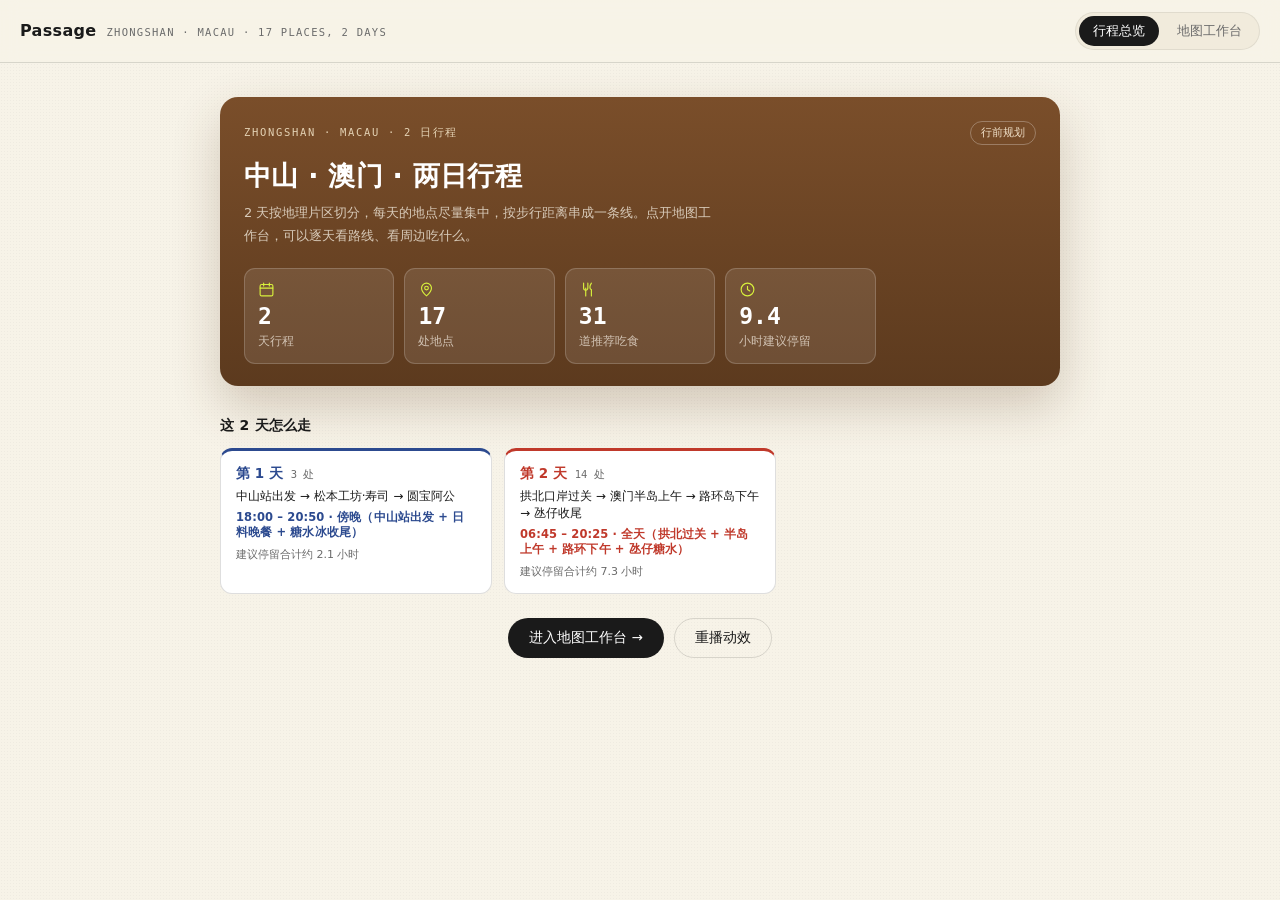
<file: index.html>
<!DOCTYPE html>
<html lang="zh-CN">
<head>
<meta charset="utf-8">
<meta name="viewport" content="width=device-width, initial-scale=1, viewport-fit=cover">
<title>Passage</title>
<link rel="icon" href="data:,">
<link rel="stylesheet" href="vendor/maplibre/maplibre-gl.css">
<link rel="stylesheet" href="styles.css">
</head>
<body>

<header class="topbar">
  <div class="brand">
    <span class="brand-mark" id="brandMark">Passage</span>
    <span class="brand-sub" id="brandSub"></span>
  </div>
  <nav class="nav" id="nav">
    <button class="nav-btn is-active" data-view="home">行程总览</button>
    <button class="nav-btn" data-view="map">地图工作台</button>
  </nav>
</header>

<main id="main">

  <!-- ============ 行程总览 ============ -->
  <section class="view is-active" id="view-home">
    <div class="home-wrap">

      <div class="home-hero">
        <div class="hh-top">
          <span class="hh-mark" id="hhMark"></span>
          <span class="hh-tag">行前规划</span>
        </div>
        <h1 class="hh-title" id="tripTitle"></h1>
        <p class="hh-sub" id="hhSub"></p>
        <div class="home-stats" id="homeStats"></div>
      </div>

      <h2 class="home-sec" id="homeSec">每天怎么走</h2>
      <div class="home-days" id="homeDays"></div>

      <div class="home-foot">
        <button class="btn btn-primary" id="goMap">进入地图工作台 →</button>
        <button class="btn btn-ghost" id="replayHome">重播动效</button>
      </div>
    </div>
  </section>

  <!-- ============ 地图工作台 ============ -->
  <section class="view" id="view-map">
    <div class="workbench">

      <aside class="panel" id="panel">
        <div class="panel-head">
          <h1 class="panel-title" id="panelTitle"></h1>
          <p class="panel-sub" id="panelSub"></p>
        </div>

        <div class="daytabs" id="dayTabs"></div>

        <div class="route-tools" id="routeTools">
          <div class="rt-btns">
            <button class="btn btn-sm btn-primary" id="autoSort">自动排序</button>
            <button class="btn btn-sm btn-ghost" id="undoSort" hidden>撤销</button>
            <button class="btn btn-sm btn-ghost" id="toggleAnchor"
                    title="开启后，每天的第一站不会被移动">起点锁定：开</button>
          </div>
          <p class="rt-note" id="sortNote" hidden></p>
        </div>

        <!-- 行程时间调整（v1.6）：单天视图下可改出发时刻、还原当天；总览视图隐藏 -->
        <div class="time-tools" id="timeTools" hidden></div>

        <div class="route-summary" id="routeSummary"></div>

        <div class="filters">
          <span class="filter-label">按类型</span>
          <div class="chips" id="typeChips"></div>
        </div>

        <ol class="place-list" id="placeList"></ol>

        <div class="panel-foot">
          <button class="btn btn-ghost btn-sm" id="resetView">重置视角</button>
          <button class="btn btn-ghost btn-sm" id="toggleMotion">减少动效：关</button>
        </div>
      </aside>

      <div class="map-wrap">
        <div id="map"></div>
        <div class="map-badge" id="mapBadge"></div>
        <div class="map-legend" id="mapLegend"></div>
        <div class="map-fallback" id="mapFallback" hidden>
          <b>地图底图未能加载</b>
          <span>瓦片源不可达时，左侧列表与右侧详情仍可正常使用。</span>
        </div>
      </div>

      <aside class="detail is-empty" id="detail">
        <div class="detail-closewrap">
          <button class="detail-close" id="detailClose" aria-label="关闭详情" title="关闭（Esc）">×</button>
        </div>
        <div class="detail-empty" id="detailEmpty">
          <span class="de-mark">FIELD GUIDE</span>
          <p>点地图上的编号，或左侧列表里的地点，查看吃饭、观景与散步建议。</p>
        </div>
        <article class="detail-card" id="detailCard" hidden></article>
      </aside>

    </div>
  </section>

</main>

<script src="vendor/maplibre/maplibre-gl.js"></script>
<script src="data/places.js"></script>
<script src="app.js"></script>
</body>
</html>
</file>
<file: vendor/maplibre/maplibre-gl.css>
.maplibregl-map{font:12px/20px Helvetica Neue,Arial,Helvetica,sans-serif;overflow:hidden;position:relative;-webkit-tap-highlight-color:rgb(0 0 0/0)}.maplibregl-canvas{left:0;position:absolute;top:0}.maplibregl-map:fullscreen{height:100%;width:100%}.maplibregl-ctrl-group button.maplibregl-ctrl-compass{touch-action:none}.maplibregl-canvas-container.maplibregl-interactive,.maplibregl-ctrl-group button.maplibregl-ctrl-compass{cursor:grab;-webkit-user-select:none;-moz-user-select:none;user-select:none}.maplibregl-canvas-container.maplibregl-interactive.maplibregl-track-pointer{cursor:pointer}.maplibregl-canvas-container.maplibregl-interactive:active,.maplibregl-ctrl-group button.maplibregl-ctrl-compass:active{cursor:grabbing}.maplibregl-canvas-container.maplibregl-touch-zoom-rotate,.maplibregl-canvas-container.maplibregl-touch-zoom-rotate .maplibregl-canvas{touch-action:pan-x pan-y}.maplibregl-canvas-container.maplibregl-touch-drag-pan,.maplibregl-canvas-container.maplibregl-touch-drag-pan .maplibregl-canvas{touch-action:pinch-zoom}.maplibregl-canvas-container.maplibregl-touch-zoom-rotate.maplibregl-touch-drag-pan,.maplibregl-canvas-container.maplibregl-touch-zoom-rotate.maplibregl-touch-drag-pan .maplibregl-canvas{touch-action:none}.maplibregl-canvas-container.maplibregl-touch-drag-pan.maplibregl-cooperative-gestures,.maplibregl-canvas-container.maplibregl-touch-drag-pan.maplibregl-cooperative-gestures .maplibregl-canvas{touch-action:pan-x pan-y}.maplibregl-ctrl-bottom-left,.maplibregl-ctrl-bottom-right,.maplibregl-ctrl-top-left,.maplibregl-ctrl-top-right{pointer-events:none;position:absolute;z-index:2}.maplibregl-ctrl-top-left{left:0;top:0}.maplibregl-ctrl-top-right{right:0;top:0}.maplibregl-ctrl-bottom-left{bottom:0;left:0}.maplibregl-ctrl-bottom-right{bottom:0;right:0}.maplibregl-ctrl{clear:both;pointer-events:auto;transform:translate(0)}.maplibregl-ctrl-top-left .maplibregl-ctrl{float:left;margin:10px 0 0 10px}.maplibregl-ctrl-top-right .maplibregl-ctrl{float:right;margin:10px 10px 0 0}.maplibregl-ctrl-bottom-left .maplibregl-ctrl{float:left;margin:0 0 10px 10px}.maplibregl-ctrl-bottom-right .maplibregl-ctrl{float:right;margin:0 10px 10px 0}.maplibregl-ctrl-group{background:#fff;border-radius:4px}.maplibregl-ctrl-group:not(:empty){box-shadow:0 0 0 2px rgba(0,0,0,.1)}@media (forced-colors:active){.maplibregl-ctrl-group:not(:empty){box-shadow:0 0 0 2px ButtonText}}.maplibregl-ctrl-group button{background-color:transparent;border:0;box-sizing:border-box;cursor:pointer;display:block;height:29px;outline:none;padding:0;width:29px}.maplibregl-ctrl-group button+button{border-top:1px solid #ddd}.maplibregl-ctrl button .maplibregl-ctrl-icon{background-position:50%;background-repeat:no-repeat;display:block;height:100%;width:100%}@media (forced-colors:active){.maplibregl-ctrl-icon{background-color:transparent}.maplibregl-ctrl-group button+button{border-top:1px solid ButtonText}}.maplibregl-ctrl button::-moz-focus-inner{border:0;padding:0}.maplibregl-ctrl-attrib-button:focus,.maplibregl-ctrl-group button:focus{box-shadow:0 0 2px 2px #0096ff}.maplibregl-ctrl button:disabled{cursor:not-allowed}.maplibregl-ctrl button:disabled .maplibregl-ctrl-icon{opacity:.25}@media (hover:hover){.maplibregl-ctrl button:not(:disabled):hover{background-color:rgba(0,0,0,.05)}}.maplibregl-ctrl button:not(:disabled):active{background-color:rgba(0,0,0,.05)}.maplibregl-ctrl-group button:focus:focus-visible{box-shadow:0 0 2px 2px #0096ff}.maplibregl-ctrl-group button:focus:not(:focus-visible){box-shadow:none}.maplibregl-ctrl-group button:focus:first-child{border-radius:4px 4px 0 0}.maplibregl-ctrl-group button:focus:last-child{border-radius:0 0 4px 4px}.maplibregl-ctrl-group button:focus:only-child{border-radius:inherit}.maplibregl-ctrl button.maplibregl-ctrl-zoom-out .maplibregl-ctrl-icon{background-image:url("data:image/svg+xml;charset=utf-8,%3Csvg xmlns='http://www.w3.org/2000/svg' width='29' height='29' fill='%23333' viewBox='0 0 29 29'%3E%3Cpath d='M10 13c-.75 0-1.5.75-1.5 1.5S9.25 16 10 16h9c.75 0 1.5-.75 1.5-1.5S19.75 13 19 13z'/%3E%3C/svg%3E")}.maplibregl-ctrl button.maplibregl-ctrl-zoom-in .maplibregl-ctrl-icon{background-image:url("data:image/svg+xml;charset=utf-8,%3Csvg xmlns='http://www.w3.org/2000/svg' width='29' height='29' fill='%23333' viewBox='0 0 29 29'%3E%3Cpath d='M14.5 8.5c-.75 0-1.5.75-1.5 1.5v3h-3c-.75 0-1.5.75-1.5 1.5S9.25 16 10 16h3v3c0 .75.75 1.5 1.5 1.5S16 19.75 16 19v-3h3c.75 0 1.5-.75 1.5-1.5S19.75 13 19 13h-3v-3c0-.75-.75-1.5-1.5-1.5'/%3E%3C/svg%3E")}@media (forced-colors:active){.maplibregl-ctrl button.maplibregl-ctrl-zoom-out .maplibregl-ctrl-icon{background-image:url("data:image/svg+xml;charset=utf-8,%3Csvg xmlns='http://www.w3.org/2000/svg' width='29' height='29' fill='%23fff' viewBox='0 0 29 29'%3E%3Cpath d='M10 13c-.75 0-1.5.75-1.5 1.5S9.25 16 10 16h9c.75 0 1.5-.75 1.5-1.5S19.75 13 19 13z'/%3E%3C/svg%3E")}.maplibregl-ctrl button.maplibregl-ctrl-zoom-in .maplibregl-ctrl-icon{background-image:url("data:image/svg+xml;charset=utf-8,%3Csvg xmlns='http://www.w3.org/2000/svg' width='29' height='29' fill='%23fff' viewBox='0 0 29 29'%3E%3Cpath d='M14.5 8.5c-.75 0-1.5.75-1.5 1.5v3h-3c-.75 0-1.5.75-1.5 1.5S9.25 16 10 16h3v3c0 .75.75 1.5 1.5 1.5S16 19.75 16 19v-3h3c.75 0 1.5-.75 1.5-1.5S19.75 13 19 13h-3v-3c0-.75-.75-1.5-1.5-1.5'/%3E%3C/svg%3E")}}@media (forced-colors:active) and (prefers-color-scheme:light){.maplibregl-ctrl button.maplibregl-ctrl-zoom-out .maplibregl-ctrl-icon{background-image:url("data:image/svg+xml;charset=utf-8,%3Csvg xmlns='http://www.w3.org/2000/svg' width='29' height='29' viewBox='0 0 29 29'%3E%3Cpath d='M10 13c-.75 0-1.5.75-1.5 1.5S9.25 16 10 16h9c.75 0 1.5-.75 1.5-1.5S19.75 13 19 13z'/%3E%3C/svg%3E")}.maplibregl-ctrl button.maplibregl-ctrl-zoom-in .maplibregl-ctrl-icon{background-image:url("data:image/svg+xml;charset=utf-8,%3Csvg xmlns='http://www.w3.org/2000/svg' width='29' height='29' viewBox='0 0 29 29'%3E%3Cpath d='M14.5 8.5c-.75 0-1.5.75-1.5 1.5v3h-3c-.75 0-1.5.75-1.5 1.5S9.25 16 10 16h3v3c0 .75.75 1.5 1.5 1.5S16 19.75 16 19v-3h3c.75 0 1.5-.75 1.5-1.5S19.75 13 19 13h-3v-3c0-.75-.75-1.5-1.5-1.5'/%3E%3C/svg%3E")}}.maplibregl-ctrl button.maplibregl-ctrl-fullscreen .maplibregl-ctrl-icon{background-image:url("data:image/svg+xml;charset=utf-8,%3Csvg xmlns='http://www.w3.org/2000/svg' width='29' height='29' fill='%23333' viewBox='0 0 29 29'%3E%3Cpath d='M24 16v5.5c0 1.75-.75 2.5-2.5 2.5H16v-1l3-1.5-4-5.5 1-1 5.5 4 1.5-3zM6 16l1.5 3 5.5-4 1 1-4 5.5 3 1.5v1H7.5C5.75 24 5 23.25 5 21.5V16zm7-11v1l-3 1.5 4 5.5-1 1-5.5-4L6 13H5V7.5C5 5.75 5.75 5 7.5 5zm11 2.5c0-1.75-.75-2.5-2.5-2.5H16v1l3 1.5-4 5.5 1 1 5.5-4 1.5 3h1z'/%3E%3C/svg%3E")}.maplibregl-ctrl button.maplibregl-ctrl-shrink .maplibregl-ctrl-icon{background-image:url("data:image/svg+xml;charset=utf-8,%3Csvg xmlns='http://www.w3.org/2000/svg' width='29' height='29' viewBox='0 0 29 29'%3E%3Cpath d='M18.5 16c-1.75 0-2.5.75-2.5 2.5V24h1l1.5-3 5.5 4 1-1-4-5.5 3-1.5v-1zM13 18.5c0-1.75-.75-2.5-2.5-2.5H5v1l3 1.5L4 24l1 1 5.5-4 1.5 3h1zm3-8c0 1.75.75 2.5 2.5 2.5H24v-1l-3-1.5L25 5l-1-1-5.5 4L17 5h-1zM10.5 13c1.75 0 2.5-.75 2.5-2.5V5h-1l-1.5 3L5 4 4 5l4 5.5L5 12v1z'/%3E%3C/svg%3E")}@media (forced-colors:active){.maplibregl-ctrl button.maplibregl-ctrl-fullscreen .maplibregl-ctrl-icon{background-image:url("data:image/svg+xml;charset=utf-8,%3Csvg xmlns='http://www.w3.org/2000/svg' width='29' height='29' fill='%23fff' viewBox='0 0 29 29'%3E%3Cpath d='M24 16v5.5c0 1.75-.75 2.5-2.5 2.5H16v-1l3-1.5-4-5.5 1-1 5.5 4 1.5-3zM6 16l1.5 3 5.5-4 1 1-4 5.5 3 1.5v1H7.5C5.75 24 5 23.25 5 21.5V16zm7-11v1l-3 1.5 4 5.5-1 1-5.5-4L6 13H5V7.5C5 5.75 5.75 5 7.5 5zm11 2.5c0-1.75-.75-2.5-2.5-2.5H16v1l3 1.5-4 5.5 1 1 5.5-4 1.5 3h1z'/%3E%3C/svg%3E")}.maplibregl-ctrl button.maplibregl-ctrl-shrink .maplibregl-ctrl-icon{background-image:url("data:image/svg+xml;charset=utf-8,%3Csvg xmlns='http://www.w3.org/2000/svg' width='29' height='29' fill='%23fff' viewBox='0 0 29 29'%3E%3Cpath d='M18.5 16c-1.75 0-2.5.75-2.5 2.5V24h1l1.5-3 5.5 4 1-1-4-5.5 3-1.5v-1zM13 18.5c0-1.75-.75-2.5-2.5-2.5H5v1l3 1.5L4 24l1 1 5.5-4 1.5 3h1zm3-8c0 1.75.75 2.5 2.5 2.5H24v-1l-3-1.5L25 5l-1-1-5.5 4L17 5h-1zM10.5 13c1.75 0 2.5-.75 2.5-2.5V5h-1l-1.5 3L5 4 4 5l4 5.5L5 12v1z'/%3E%3C/svg%3E")}}@media (forced-colors:active) and (prefers-color-scheme:light){.maplibregl-ctrl button.maplibregl-ctrl-fullscreen .maplibregl-ctrl-icon{background-image:url("data:image/svg+xml;charset=utf-8,%3Csvg xmlns='http://www.w3.org/2000/svg' width='29' height='29' viewBox='0 0 29 29'%3E%3Cpath d='M24 16v5.5c0 1.75-.75 2.5-2.5 2.5H16v-1l3-1.5-4-5.5 1-1 5.5 4 1.5-3zM6 16l1.5 3 5.5-4 1 1-4 5.5 3 1.5v1H7.5C5.75 24 5 23.25 5 21.5V16zm7-11v1l-3 1.5 4 5.5-1 1-5.5-4L6 13H5V7.5C5 5.75 5.75 5 7.5 5zm11 2.5c0-1.75-.75-2.5-2.5-2.5H16v1l3 1.5-4 5.5 1 1 5.5-4 1.5 3h1z'/%3E%3C/svg%3E")}.maplibregl-ctrl button.maplibregl-ctrl-shrink .maplibregl-ctrl-icon{background-image:url("data:image/svg+xml;charset=utf-8,%3Csvg xmlns='http://www.w3.org/2000/svg' width='29' height='29' viewBox='0 0 29 29'%3E%3Cpath d='M18.5 16c-1.75 0-2.5.75-2.5 2.5V24h1l1.5-3 5.5 4 1-1-4-5.5 3-1.5v-1zM13 18.5c0-1.75-.75-2.5-2.5-2.5H5v1l3 1.5L4 24l1 1 5.5-4 1.5 3h1zm3-8c0 1.75.75 2.5 2.5 2.5H24v-1l-3-1.5L25 5l-1-1-5.5 4L17 5h-1zM10.5 13c1.75 0 2.5-.75 2.5-2.5V5h-1l-1.5 3L5 4 4 5l4 5.5L5 12v1z'/%3E%3C/svg%3E")}}.maplibregl-ctrl button.maplibregl-ctrl-compass .maplibregl-ctrl-icon{background-image:url("data:image/svg+xml;charset=utf-8,%3Csvg xmlns='http://www.w3.org/2000/svg' width='29' height='29' fill='%23333' viewBox='0 0 29 29'%3E%3Cpath d='m10.5 14 4-8 4 8z'/%3E%3Cpath fill='%23ccc' d='m10.5 16 4 8 4-8z'/%3E%3C/svg%3E")}@media (forced-colors:active){.maplibregl-ctrl button.maplibregl-ctrl-compass .maplibregl-ctrl-icon{background-image:url("data:image/svg+xml;charset=utf-8,%3Csvg xmlns='http://www.w3.org/2000/svg' width='29' height='29' fill='%23fff' viewBox='0 0 29 29'%3E%3Cpath d='m10.5 14 4-8 4 8z'/%3E%3Cpath fill='%23ccc' d='m10.5 16 4 8 4-8z'/%3E%3C/svg%3E")}}@media (forced-colors:active) and (prefers-color-scheme:light){.maplibregl-ctrl button.maplibregl-ctrl-compass .maplibregl-ctrl-icon{background-image:url("data:image/svg+xml;charset=utf-8,%3Csvg xmlns='http://www.w3.org/2000/svg' width='29' height='29' viewBox='0 0 29 29'%3E%3Cpath d='m10.5 14 4-8 4 8z'/%3E%3Cpath fill='%23ccc' d='m10.5 16 4 8 4-8z'/%3E%3C/svg%3E")}}.maplibregl-ctrl button.maplibregl-ctrl-globe .maplibregl-ctrl-icon{background-image:url("data:image/svg+xml;charset=utf-8,%3Csvg xmlns='http://www.w3.org/2000/svg' width='22' height='22' fill='none' stroke='%23333' viewBox='0 0 22 22'%3E%3Ccircle cx='11' cy='11' r='8.5'/%3E%3Cpath d='M17.5 11c0 4.819-3.02 8.5-6.5 8.5S4.5 15.819 4.5 11 7.52 2.5 11 2.5s6.5 3.681 6.5 8.5Z'/%3E%3Cpath d='M13.5 11c0 2.447-.331 4.64-.853 6.206-.262.785-.562 1.384-.872 1.777-.314.399-.58.517-.775.517s-.461-.118-.775-.517c-.31-.393-.61-.992-.872-1.777C8.831 15.64 8.5 13.446 8.5 11s.331-4.64.853-6.206c.262-.785.562-1.384.872-1.777.314-.399.58-.517.775-.517s.461.118.775.517c.31.393.61.992.872 1.777.522 1.565.853 3.76.853 6.206Z'/%3E%3Cpath d='M11 7.5c-1.909 0-3.622-.166-4.845-.428-.616-.132-1.08-.283-1.379-.434a1.3 1.3 0 0 1-.224-.138q.07-.058.224-.138c.299-.151.763-.302 1.379-.434C7.378 5.666 9.091 5.5 11 5.5s3.622.166 4.845.428c.616.132 1.08.283 1.379.434.105.053.177.1.224.138q-.07.058-.224.138c-.299.151-.763.302-1.379.434-1.223.262-2.936.428-4.845.428ZM4.486 6.436ZM11 16.5c-1.909 0-3.622-.166-4.845-.428-.616-.132-1.08-.283-1.379-.434a1.3 1.3 0 0 1-.224-.138 1.3 1.3 0 0 1 .224-.138c.299-.151.763-.302 1.379-.434C7.378 14.666 9.091 14.5 11 14.5s3.622.166 4.845.428c.616.132 1.08.283 1.379.434.105.053.177.1.224.138a1.3 1.3 0 0 1-.224.138c-.299.151-.763.302-1.379.434-1.223.262-2.936.428-4.845.428Zm-6.514-1.064ZM11 12.5c-2.46 0-4.672-.222-6.255-.574-.796-.177-1.406-.38-1.805-.59a1.5 1.5 0 0 1-.39-.272.3.3 0 0 1-.047-.064.3.3 0 0 1 .048-.064c.066-.073.189-.167.389-.272.399-.21 1.009-.413 1.805-.59C6.328 9.722 8.54 9.5 11 9.5s4.672.222 6.256.574c.795.177 1.405.38 1.804.59.2.105.323.2.39.272a.3.3 0 0 1 .047.064.3.3 0 0 1-.048.064 1.4 1.4 0 0 1-.389.272c-.399.21-1.009.413-1.804.59-1.584.352-3.796.574-6.256.574Zm-8.501-1.51v.002zm0 .018v.002zm17.002.002v-.002zm0-.018v-.002z'/%3E%3C/svg%3E")}.maplibregl-ctrl button.maplibregl-ctrl-globe-enabled .maplibregl-ctrl-icon{background-image:url("data:image/svg+xml;charset=utf-8,%3Csvg xmlns='http://www.w3.org/2000/svg' width='22' height='22' fill='none' stroke='%2333b5e5' viewBox='0 0 22 22'%3E%3Ccircle cx='11' cy='11' r='8.5'/%3E%3Cpath d='M17.5 11c0 4.819-3.02 8.5-6.5 8.5S4.5 15.819 4.5 11 7.52 2.5 11 2.5s6.5 3.681 6.5 8.5Z'/%3E%3Cpath d='M13.5 11c0 2.447-.331 4.64-.853 6.206-.262.785-.562 1.384-.872 1.777-.314.399-.58.517-.775.517s-.461-.118-.775-.517c-.31-.393-.61-.992-.872-1.777C8.831 15.64 8.5 13.446 8.5 11s.331-4.64.853-6.206c.262-.785.562-1.384.872-1.777.314-.399.58-.517.775-.517s.461.118.775.517c.31.393.61.992.872 1.777.522 1.565.853 3.76.853 6.206Z'/%3E%3Cpath d='M11 7.5c-1.909 0-3.622-.166-4.845-.428-.616-.132-1.08-.283-1.379-.434a1.3 1.3 0 0 1-.224-.138q.07-.058.224-.138c.299-.151.763-.302 1.379-.434C7.378 5.666 9.091 5.5 11 5.5s3.622.166 4.845.428c.616.132 1.08.283 1.379.434.105.053.177.1.224.138q-.07.058-.224.138c-.299.151-.763.302-1.379.434-1.223.262-2.936.428-4.845.428ZM4.486 6.436ZM11 16.5c-1.909 0-3.622-.166-4.845-.428-.616-.132-1.08-.283-1.379-.434a1.3 1.3 0 0 1-.224-.138 1.3 1.3 0 0 1 .224-.138c.299-.151.763-.302 1.379-.434C7.378 14.666 9.091 14.5 11 14.5s3.622.166 4.845.428c.616.132 1.08.283 1.379.434.105.053.177.1.224.138a1.3 1.3 0 0 1-.224.138c-.299.151-.763.302-1.379.434-1.223.262-2.936.428-4.845.428Zm-6.514-1.064ZM11 12.5c-2.46 0-4.672-.222-6.255-.574-.796-.177-1.406-.38-1.805-.59a1.5 1.5 0 0 1-.39-.272.3.3 0 0 1-.047-.064.3.3 0 0 1 .048-.064c.066-.073.189-.167.389-.272.399-.21 1.009-.413 1.805-.59C6.328 9.722 8.54 9.5 11 9.5s4.672.222 6.256.574c.795.177 1.405.38 1.804.59.2.105.323.2.39.272a.3.3 0 0 1 .047.064.3.3 0 0 1-.048.064 1.4 1.4 0 0 1-.389.272c-.399.21-1.009.413-1.804.59-1.584.352-3.796.574-6.256.574Zm-8.501-1.51v.002zm0 .018v.002zm17.002.002v-.002zm0-.018v-.002z'/%3E%3C/svg%3E")}.maplibregl-ctrl button.maplibregl-ctrl-terrain .maplibregl-ctrl-icon{background-image:url("data:image/svg+xml;charset=utf-8,%3Csvg xmlns='http://www.w3.org/2000/svg' width='22' height='22' fill='%23333' viewBox='0 0 22 22'%3E%3Cpath d='m1.754 13.406 4.453-4.851 3.09 3.09 3.281 3.277.969-.969-3.309-3.312 3.844-4.121 6.148 6.886h1.082v-.855l-7.207-8.07-4.84 5.187L6.169 6.57l-5.48 5.965v.871ZM.688 16.844h20.625v1.375H.688Zm0 0'/%3E%3C/svg%3E")}.maplibregl-ctrl button.maplibregl-ctrl-terrain-enabled .maplibregl-ctrl-icon{background-image:url("data:image/svg+xml;charset=utf-8,%3Csvg xmlns='http://www.w3.org/2000/svg' width='22' height='22' fill='%2333b5e5' viewBox='0 0 22 22'%3E%3Cpath d='m1.754 13.406 4.453-4.851 3.09 3.09 3.281 3.277.969-.969-3.309-3.312 3.844-4.121 6.148 6.886h1.082v-.855l-7.207-8.07-4.84 5.187L6.169 6.57l-5.48 5.965v.871ZM.688 16.844h20.625v1.375H.688Zm0 0'/%3E%3C/svg%3E")}.maplibregl-ctrl button.maplibregl-ctrl-geolocate .maplibregl-ctrl-icon{background-image:url("data:image/svg+xml;charset=utf-8,%3Csvg xmlns='http://www.w3.org/2000/svg' width='29' height='29' fill='%23333' viewBox='0 0 20 20'%3E%3Cpath d='M10 4C9 4 9 5 9 5v.1A5 5 0 0 0 5.1 9H5s-1 0-1 1 1 1 1 1h.1A5 5 0 0 0 9 14.9v.1s0 1 1 1 1-1 1-1v-.1a5 5 0 0 0 3.9-3.9h.1s1 0 1-1-1-1-1-1h-.1A5 5 0 0 0 11 5.1V5s0-1-1-1m0 2.5a3.5 3.5 0 1 1 0 7 3.5 3.5 0 1 1 0-7'/%3E%3Ccircle cx='10' cy='10' r='2'/%3E%3C/svg%3E")}.maplibregl-ctrl button.maplibregl-ctrl-geolocate:disabled .maplibregl-ctrl-icon{background-image:url("data:image/svg+xml;charset=utf-8,%3Csvg xmlns='http://www.w3.org/2000/svg' width='29' height='29' fill='%23aaa' viewBox='0 0 20 20'%3E%3Cpath d='M10 4C9 4 9 5 9 5v.1A5 5 0 0 0 5.1 9H5s-1 0-1 1 1 1 1 1h.1A5 5 0 0 0 9 14.9v.1s0 1 1 1 1-1 1-1v-.1a5 5 0 0 0 3.9-3.9h.1s1 0 1-1-1-1-1-1h-.1A5 5 0 0 0 11 5.1V5s0-1-1-1m0 2.5a3.5 3.5 0 1 1 0 7 3.5 3.5 0 1 1 0-7'/%3E%3Ccircle cx='10' cy='10' r='2'/%3E%3Cpath fill='red' d='m14 5 1 1-9 9-1-1z'/%3E%3C/svg%3E")}.maplibregl-ctrl button.maplibregl-ctrl-geolocate.maplibregl-ctrl-geolocate-active .maplibregl-ctrl-icon{background-image:url("data:image/svg+xml;charset=utf-8,%3Csvg xmlns='http://www.w3.org/2000/svg' width='29' height='29' fill='%2333b5e5' viewBox='0 0 20 20'%3E%3Cpath d='M10 4C9 4 9 5 9 5v.1A5 5 0 0 0 5.1 9H5s-1 0-1 1 1 1 1 1h.1A5 5 0 0 0 9 14.9v.1s0 1 1 1 1-1 1-1v-.1a5 5 0 0 0 3.9-3.9h.1s1 0 1-1-1-1-1-1h-.1A5 5 0 0 0 11 5.1V5s0-1-1-1m0 2.5a3.5 3.5 0 1 1 0 7 3.5 3.5 0 1 1 0-7'/%3E%3Ccircle cx='10' cy='10' r='2'/%3E%3C/svg%3E")}.maplibregl-ctrl button.maplibregl-ctrl-geolocate.maplibregl-ctrl-geolocate-active-error .maplibregl-ctrl-icon{background-image:url("data:image/svg+xml;charset=utf-8,%3Csvg xmlns='http://www.w3.org/2000/svg' width='29' height='29' fill='%23e58978' viewBox='0 0 20 20'%3E%3Cpath d='M10 4C9 4 9 5 9 5v.1A5 5 0 0 0 5.1 9H5s-1 0-1 1 1 1 1 1h.1A5 5 0 0 0 9 14.9v.1s0 1 1 1 1-1 1-1v-.1a5 5 0 0 0 3.9-3.9h.1s1 0 1-1-1-1-1-1h-.1A5 5 0 0 0 11 5.1V5s0-1-1-1m0 2.5a3.5 3.5 0 1 1 0 7 3.5 3.5 0 1 1 0-7'/%3E%3Ccircle cx='10' cy='10' r='2'/%3E%3C/svg%3E")}.maplibregl-ctrl button.maplibregl-ctrl-geolocate.maplibregl-ctrl-geolocate-background .maplibregl-ctrl-icon{background-image:url("data:image/svg+xml;charset=utf-8,%3Csvg xmlns='http://www.w3.org/2000/svg' width='29' height='29' fill='%2333b5e5' viewBox='0 0 20 20'%3E%3Cpath d='M10 4C9 4 9 5 9 5v.1A5 5 0 0 0 5.1 9H5s-1 0-1 1 1 1 1 1h.1A5 5 0 0 0 9 14.9v.1s0 1 1 1 1-1 1-1v-.1a5 5 0 0 0 3.9-3.9h.1s1 0 1-1-1-1-1-1h-.1A5 5 0 0 0 11 5.1V5s0-1-1-1m0 2.5a3.5 3.5 0 1 1 0 7 3.5 3.5 0 1 1 0-7'/%3E%3C/svg%3E")}.maplibregl-ctrl button.maplibregl-ctrl-geolocate.maplibregl-ctrl-geolocate-background-error .maplibregl-ctrl-icon{background-image:url("data:image/svg+xml;charset=utf-8,%3Csvg xmlns='http://www.w3.org/2000/svg' width='29' height='29' fill='%23e54e33' viewBox='0 0 20 20'%3E%3Cpath d='M10 4C9 4 9 5 9 5v.1A5 5 0 0 0 5.1 9H5s-1 0-1 1 1 1 1 1h.1A5 5 0 0 0 9 14.9v.1s0 1 1 1 1-1 1-1v-.1a5 5 0 0 0 3.9-3.9h.1s1 0 1-1-1-1-1-1h-.1A5 5 0 0 0 11 5.1V5s0-1-1-1m0 2.5a3.5 3.5 0 1 1 0 7 3.5 3.5 0 1 1 0-7'/%3E%3C/svg%3E")}.maplibregl-ctrl button.maplibregl-ctrl-geolocate.maplibregl-ctrl-geolocate-waiting .maplibregl-ctrl-icon{animation:maplibregl-spin 2s linear infinite}@media (forced-colors:active){.maplibregl-ctrl button.maplibregl-ctrl-geolocate .maplibregl-ctrl-icon{background-image:url("data:image/svg+xml;charset=utf-8,%3Csvg xmlns='http://www.w3.org/2000/svg' width='29' height='29' fill='%23fff' viewBox='0 0 20 20'%3E%3Cpath d='M10 4C9 4 9 5 9 5v.1A5 5 0 0 0 5.1 9H5s-1 0-1 1 1 1 1 1h.1A5 5 0 0 0 9 14.9v.1s0 1 1 1 1-1 1-1v-.1a5 5 0 0 0 3.9-3.9h.1s1 0 1-1-1-1-1-1h-.1A5 5 0 0 0 11 5.1V5s0-1-1-1m0 2.5a3.5 3.5 0 1 1 0 7 3.5 3.5 0 1 1 0-7'/%3E%3Ccircle cx='10' cy='10' r='2'/%3E%3C/svg%3E")}.maplibregl-ctrl button.maplibregl-ctrl-geolocate:disabled .maplibregl-ctrl-icon{background-image:url("data:image/svg+xml;charset=utf-8,%3Csvg xmlns='http://www.w3.org/2000/svg' width='29' height='29' fill='%23999' viewBox='0 0 20 20'%3E%3Cpath d='M10 4C9 4 9 5 9 5v.1A5 5 0 0 0 5.1 9H5s-1 0-1 1 1 1 1 1h.1A5 5 0 0 0 9 14.9v.1s0 1 1 1 1-1 1-1v-.1a5 5 0 0 0 3.9-3.9h.1s1 0 1-1-1-1-1-1h-.1A5 5 0 0 0 11 5.1V5s0-1-1-1m0 2.5a3.5 3.5 0 1 1 0 7 3.5 3.5 0 1 1 0-7'/%3E%3Ccircle cx='10' cy='10' r='2'/%3E%3Cpath fill='red' d='m14 5 1 1-9 9-1-1z'/%3E%3C/svg%3E")}.maplibregl-ctrl button.maplibregl-ctrl-geolocate.maplibregl-ctrl-geolocate-active .maplibregl-ctrl-icon{background-image:url("data:image/svg+xml;charset=utf-8,%3Csvg xmlns='http://www.w3.org/2000/svg' width='29' height='29' fill='%2333b5e5' viewBox='0 0 20 20'%3E%3Cpath d='M10 4C9 4 9 5 9 5v.1A5 5 0 0 0 5.1 9H5s-1 0-1 1 1 1 1 1h.1A5 5 0 0 0 9 14.9v.1s0 1 1 1 1-1 1-1v-.1a5 5 0 0 0 3.9-3.9h.1s1 0 1-1-1-1-1-1h-.1A5 5 0 0 0 11 5.1V5s0-1-1-1m0 2.5a3.5 3.5 0 1 1 0 7 3.5 3.5 0 1 1 0-7'/%3E%3Ccircle cx='10' cy='10' r='2'/%3E%3C/svg%3E")}.maplibregl-ctrl button.maplibregl-ctrl-geolocate.maplibregl-ctrl-geolocate-active-error .maplibregl-ctrl-icon{background-image:url("data:image/svg+xml;charset=utf-8,%3Csvg xmlns='http://www.w3.org/2000/svg' width='29' height='29' fill='%23e58978' viewBox='0 0 20 20'%3E%3Cpath d='M10 4C9 4 9 5 9 5v.1A5 5 0 0 0 5.1 9H5s-1 0-1 1 1 1 1 1h.1A5 5 0 0 0 9 14.9v.1s0 1 1 1 1-1 1-1v-.1a5 5 0 0 0 3.9-3.9h.1s1 0 1-1-1-1-1-1h-.1A5 5 0 0 0 11 5.1V5s0-1-1-1m0 2.5a3.5 3.5 0 1 1 0 7 3.5 3.5 0 1 1 0-7'/%3E%3Ccircle cx='10' cy='10' r='2'/%3E%3C/svg%3E")}.maplibregl-ctrl button.maplibregl-ctrl-geolocate.maplibregl-ctrl-geolocate-background .maplibregl-ctrl-icon{background-image:url("data:image/svg+xml;charset=utf-8,%3Csvg xmlns='http://www.w3.org/2000/svg' width='29' height='29' fill='%2333b5e5' viewBox='0 0 20 20'%3E%3Cpath d='M10 4C9 4 9 5 9 5v.1A5 5 0 0 0 5.1 9H5s-1 0-1 1 1 1 1 1h.1A5 5 0 0 0 9 14.9v.1s0 1 1 1 1-1 1-1v-.1a5 5 0 0 0 3.9-3.9h.1s1 0 1-1-1-1-1-1h-.1A5 5 0 0 0 11 5.1V5s0-1-1-1m0 2.5a3.5 3.5 0 1 1 0 7 3.5 3.5 0 1 1 0-7'/%3E%3C/svg%3E")}.maplibregl-ctrl button.maplibregl-ctrl-geolocate.maplibregl-ctrl-geolocate-background-error .maplibregl-ctrl-icon{background-image:url("data:image/svg+xml;charset=utf-8,%3Csvg xmlns='http://www.w3.org/2000/svg' width='29' height='29' fill='%23e54e33' viewBox='0 0 20 20'%3E%3Cpath d='M10 4C9 4 9 5 9 5v.1A5 5 0 0 0 5.1 9H5s-1 0-1 1 1 1 1 1h.1A5 5 0 0 0 9 14.9v.1s0 1 1 1 1-1 1-1v-.1a5 5 0 0 0 3.9-3.9h.1s1 0 1-1-1-1-1-1h-.1A5 5 0 0 0 11 5.1V5s0-1-1-1m0 2.5a3.5 3.5 0 1 1 0 7 3.5 3.5 0 1 1 0-7'/%3E%3C/svg%3E")}}@media (forced-colors:active) and (prefers-color-scheme:light){.maplibregl-ctrl button.maplibregl-ctrl-geolocate .maplibregl-ctrl-icon{background-image:url("data:image/svg+xml;charset=utf-8,%3Csvg xmlns='http://www.w3.org/2000/svg' width='29' height='29' viewBox='0 0 20 20'%3E%3Cpath d='M10 4C9 4 9 5 9 5v.1A5 5 0 0 0 5.1 9H5s-1 0-1 1 1 1 1 1h.1A5 5 0 0 0 9 14.9v.1s0 1 1 1 1-1 1-1v-.1a5 5 0 0 0 3.9-3.9h.1s1 0 1-1-1-1-1-1h-.1A5 5 0 0 0 11 5.1V5s0-1-1-1m0 2.5a3.5 3.5 0 1 1 0 7 3.5 3.5 0 1 1 0-7'/%3E%3Ccircle cx='10' cy='10' r='2'/%3E%3C/svg%3E")}.maplibregl-ctrl button.maplibregl-ctrl-geolocate:disabled .maplibregl-ctrl-icon{background-image:url("data:image/svg+xml;charset=utf-8,%3Csvg xmlns='http://www.w3.org/2000/svg' width='29' height='29' fill='%23666' viewBox='0 0 20 20'%3E%3Cpath d='M10 4C9 4 9 5 9 5v.1A5 5 0 0 0 5.1 9H5s-1 0-1 1 1 1 1 1h.1A5 5 0 0 0 9 14.9v.1s0 1 1 1 1-1 1-1v-.1a5 5 0 0 0 3.9-3.9h.1s1 0 1-1-1-1-1-1h-.1A5 5 0 0 0 11 5.1V5s0-1-1-1m0 2.5a3.5 3.5 0 1 1 0 7 3.5 3.5 0 1 1 0-7'/%3E%3Ccircle cx='10' cy='10' r='2'/%3E%3Cpath fill='red' d='m14 5 1 1-9 9-1-1z'/%3E%3C/svg%3E")}}@keyframes maplibregl-spin{0%{transform:rotate(0deg)}to{transform:rotate(1turn)}}a.maplibregl-ctrl-logo{background-image:url("data:image/svg+xml;charset=utf-8,%3Csvg xmlns='http://www.w3.org/2000/svg' width='88' height='23' fill='none'%3E%3Cpath fill='%23000' fill-opacity='.4' fill-rule='evenodd' d='M17.408 16.796h-1.827l2.501-12.095h.198l3.324 6.533.988 2.19.988-2.19 3.258-6.533h.181l2.6 12.095h-1.81l-1.218-5.644-.362-1.71-.658 1.71-2.929 5.644h-.098l-2.914-5.644-.757-1.71-.345 1.71zm1.958-3.42-.726 3.663a1.255 1.255 0 0 1-1.232 1.011h-1.827a1.255 1.255 0 0 1-1.229-1.509l2.501-12.095a1.255 1.255 0 0 1 1.23-1.001h.197a1.25 1.25 0 0 1 1.12.685l3.19 6.273 3.125-6.263a1.25 1.25 0 0 1 1.123-.695h.181a1.255 1.255 0 0 1 1.227.991l1.443 6.71a5 5 0 0 1 .314-.787l.009-.016a4.6 4.6 0 0 1 1.777-1.887c.782-.46 1.668-.667 2.611-.667a4.6 4.6 0 0 1 1.7.32l.306.134c.21-.16.474-.256.759-.256h1.694a1.255 1.255 0 0 1 1.212.925 1.255 1.255 0 0 1 1.212-.925h1.711c.284 0 .545.094.755.252.613-.3 1.312-.45 2.075-.45 1.356 0 2.557.445 3.482 1.4q.47.48.763 1.064V4.701a1.255 1.255 0 0 1 1.255-1.255h1.86A1.255 1.255 0 0 1 54.44 4.7v9.194h2.217c.19 0 .37.043.532.118v-4.77c0-.356.147-.678.385-.906a2.42 2.42 0 0 1-.682-1.71c0-.665.267-1.253.735-1.7a2.45 2.45 0 0 1 1.722-.674 2.43 2.43 0 0 1 1.705.675q.318.302.504.683V4.7a1.255 1.255 0 0 1 1.255-1.255h1.744A1.255 1.255 0 0 1 65.812 4.7v3.335a4.8 4.8 0 0 1 1.526-.246c.938 0 1.817.214 2.59.69a4.47 4.47 0 0 1 1.67 1.743v-.98a1.255 1.255 0 0 1 1.256-1.256h1.777c.233 0 .451.064.639.174a3.4 3.4 0 0 1 1.567-.372c.346 0 .861.02 1.285.232a1.25 1.25 0 0 1 .689 1.004 4.7 4.7 0 0 1 .853-.588c.795-.44 1.675-.647 2.61-.647 1.385 0 2.65.39 3.525 1.396.836.938 1.168 2.173 1.168 3.528q-.001.515-.056 1.051a1.255 1.255 0 0 1-.947 1.09l.408.952a1.255 1.255 0 0 1-.477 1.552c-.418.268-.92.463-1.458.612-.613.171-1.304.244-2.049.244-1.06 0-2.043-.207-2.886-.698l-.015-.008c-.798-.48-1.419-1.135-1.818-1.963l-.004-.008a5.8 5.8 0 0 1-.548-2.512q0-.429.053-.843a1.3 1.3 0 0 1-.333-.086l-.166-.004c-.223 0-.426.062-.643.228-.03.024-.142.139-.142.59v3.883a1.255 1.255 0 0 1-1.256 1.256h-1.777a1.255 1.255 0 0 1-1.256-1.256V15.69l-.032.057a4.8 4.8 0 0 1-1.86 1.833 5.04 5.04 0 0 1-2.484.634 4.5 4.5 0 0 1-1.935-.424 1.25 1.25 0 0 1-.764.258h-1.71a1.255 1.255 0 0 1-1.256-1.255V7.687a2.4 2.4 0 0 1-.428.625c.253.23.412.561.412.93v7.553a1.255 1.255 0 0 1-1.256 1.255h-1.843a1.25 1.25 0 0 1-.894-.373c-.228.23-.544.373-.894.373H51.32a1.255 1.255 0 0 1-1.256-1.255v-1.251l-.061.117a4.7 4.7 0 0 1-1.782 1.884 4.77 4.77 0 0 1-2.485.67 5.6 5.6 0 0 1-1.485-.188l.009 2.764a1.255 1.255 0 0 1-1.255 1.259h-1.729a1.255 1.255 0 0 1-1.255-1.255v-3.537a1.255 1.255 0 0 1-1.167.793h-1.679a1.25 1.25 0 0 1-.77-.263 4.5 4.5 0 0 1-1.945.429c-.885 0-1.724-.21-2.495-.632l-.017-.01a5 5 0 0 1-1.081-.836 1.255 1.255 0 0 1-1.254 1.312h-1.81a1.255 1.255 0 0 1-1.228-.99l-.782-3.625-2.044 3.939a1.25 1.25 0 0 1-1.115.676h-.098a1.25 1.25 0 0 1-1.116-.68l-2.061-3.994zM35.92 16.63l.207-.114.223-.15q.493-.356.735-.785l.061-.118.033 1.332h1.678V9.242h-1.694l-.033 1.267q-.133-.329-.526-.658l-.032-.028a3.2 3.2 0 0 0-.668-.428l-.27-.12a3.3 3.3 0 0 0-1.235-.23q-1.136-.001-1.974.493a3.36 3.36 0 0 0-1.3 1.382q-.445.89-.444 2.074 0 1.2.51 2.107a3.8 3.8 0 0 0 1.382 1.381 3.9 3.9 0 0 0 1.893.477q.795 0 1.455-.33zm-2.789-5.38q-.576.675-.575 1.762 0 1.102.559 1.794.576.675 1.645.675a2.25 2.25 0 0 0 .934-.19 2.2 2.2 0 0 0 .468-.29l.178-.161a2.2 2.2 0 0 0 .397-.561q.244-.5.244-1.15v-.115q0-.708-.296-1.267l-.043-.077a2.2 2.2 0 0 0-.633-.709l-.13-.086-.047-.028a2.1 2.1 0 0 0-1.073-.285q-1.052 0-1.629.692zm2.316 2.706c.163-.17.28-.407.28-.83v-.114c0-.292-.06-.508-.15-.68a.96.96 0 0 0-.353-.389.85.85 0 0 0-.464-.127c-.4 0-.56.114-.664.239l-.01.012c-.148.174-.275.45-.275.945 0 .506.122.801.27.99.097.11.266.224.68.224.303 0 .504-.09.687-.269zm7.545 1.705a2.6 2.6 0 0 0 .331.423q.319.33.755.548l.173.074q.65.255 1.49.255 1.02 0 1.844-.493a3.45 3.45 0 0 0 1.316-1.4q.493-.904.493-2.089 0-1.909-.988-2.913-.988-1.02-2.584-1.02-.898 0-1.575.347a3 3 0 0 0-.415.262l-.199.166a3.4 3.4 0 0 0-.64.82V9.242h-1.712v11.553h1.729l-.017-5.134zm.53-1.138q.206.29.48.5l.155.11.053.034q.51.296 1.119.297 1.07 0 1.645-.675.577-.69.576-1.762 0-1.119-.576-1.777-.558-.675-1.645-.675-.435 0-.835.16a2 2 0 0 0-.284.136 2 2 0 0 0-.363.254 2.2 2.2 0 0 0-.46.569l-.082.162a2.6 2.6 0 0 0-.213 1.072v.115q0 .707.296 1.267l.135.211zm.964-.818a1.1 1.1 0 0 0 .367.385.94.94 0 0 0 .476.118c.423 0 .59-.117.687-.23.159-.194.28-.478.28-.95 0-.53-.133-.8-.266-.952l-.021-.025c-.078-.094-.231-.221-.68-.221a1 1 0 0 0-.503.135l-.012.007a.86.86 0 0 0-.335.343c-.073.133-.132.324-.132.614v.115a1.4 1.4 0 0 0 .14.66zm15.7-6.222q.347-.346.346-.856a1.05 1.05 0 0 0-.345-.79 1.18 1.18 0 0 0-.84-.329q-.51 0-.855.33a1.05 1.05 0 0 0-.346.79q0 .51.346.855.345.346.856.346.51 0 .839-.346zm4.337 9.314.033-1.332q.191.403.59.747l.098.081a4 4 0 0 0 .316.224l.223.122a3.2 3.2 0 0 0 1.44.322 3.8 3.8 0 0 0 1.875-.477 3.5 3.5 0 0 0 1.382-1.366q.527-.89.526-2.09 0-1.184-.444-2.073a3.24 3.24 0 0 0-1.283-1.399q-.823-.51-1.942-.51a3.5 3.5 0 0 0-1.527.344l-.086.043-.165.09a3 3 0 0 0-.33.214q-.432.315-.656.707a2 2 0 0 0-.099.198l.082-1.283V4.701h-1.744v12.095zm.473-2.509a2.5 2.5 0 0 0 .566.7q.117.098.245.18l.144.08a2.1 2.1 0 0 0 .975.232q1.07 0 1.645-.675.576-.69.576-1.778 0-1.102-.576-1.777-.56-.691-1.645-.692a2.2 2.2 0 0 0-1.015.235q-.22.113-.415.282l-.15.142a2.1 2.1 0 0 0-.42.594q-.223.479-.223 1.1v.115q0 .705.293 1.26zm2.616-.293c.157-.191.28-.479.28-.967 0-.51-.13-.79-.276-.961l-.021-.026c-.082-.1-.232-.225-.67-.225a.87.87 0 0 0-.681.279l-.012.011c-.154.155-.274.38-.274.807v.115c0 .285.057.499.144.669a1.1 1.1 0 0 0 .367.405c.137.082.28.123.455.123.423 0 .59-.118.686-.23zm8.266-3.013q.345-.13.724-.14l.069-.002q.493 0 .642.099l.247-1.794q-.196-.099-.717-.099a2.3 2.3 0 0 0-.545.063 2 2 0 0 0-.411.148 2.2 2.2 0 0 0-.4.249 2.5 2.5 0 0 0-.485.499 2.7 2.7 0 0 0-.32.581l-.05.137v-1.48h-1.778v7.553h1.777v-3.884q0-.546.159-.943a1.5 1.5 0 0 1 .466-.636 2.5 2.5 0 0 1 .399-.253 2 2 0 0 1 .224-.099zm9.784 2.656.05-.922q0-1.743-.856-2.698-.838-.97-2.584-.97-1.119-.001-2.007.493a3.46 3.46 0 0 0-1.4 1.382q-.493.906-.493 2.106 0 1.07.428 1.975.428.89 1.332 1.432.906.526 2.255.526.973 0 1.668-.185l.044-.012.135-.04q.613-.184.984-.421l-.542-1.267q-.3.162-.642.274l-.297.087q-.51.131-1.3.131-.954 0-1.497-.444a1.6 1.6 0 0 1-.192-.193q-.366-.44-.512-1.234l-.004-.021zm-5.427-1.256-.003.022h3.752v-.138q-.011-.727-.288-1.118a1 1 0 0 0-.156-.176q-.46-.428-1.316-.428-.986 0-1.494.604-.379.45-.494 1.234zm-27.053 2.77V4.7h-1.86v12.095h5.333V15.15zm7.103-5.908v7.553h-1.843V9.242h1.843z'/%3E%3Cpath fill='%23fff' d='m19.63 11.151-.757-1.71-.345 1.71-1.12 5.644h-1.827L18.083 4.7h.197l3.325 6.533.988 2.19.988-2.19L26.839 4.7h.181l2.6 12.095h-1.81l-1.218-5.644-.362-1.71-.658 1.71-2.93 5.644h-.098l-2.913-5.644zm14.836 5.81q-1.02 0-1.893-.478a3.8 3.8 0 0 1-1.381-1.382q-.51-.906-.51-2.106 0-1.185.444-2.074a3.36 3.36 0 0 1 1.3-1.382q.839-.494 1.974-.494a3.3 3.3 0 0 1 1.234.231 3.3 3.3 0 0 1 .97.575q.396.33.527.659l.033-1.267h1.694v7.553H37.18l-.033-1.332q-.279.593-1.02 1.053a3.17 3.17 0 0 1-1.662.444zm.296-1.482q.938 0 1.58-.642.642-.66.642-1.711v-.115q0-.708-.296-1.267a2.2 2.2 0 0 0-.807-.872 2.1 2.1 0 0 0-1.119-.313q-1.053 0-1.629.692-.575.675-.575 1.76 0 1.103.559 1.795.577.675 1.645.675zm6.521-6.237h1.711v1.4q.906-1.597 2.83-1.597 1.596 0 2.584 1.02.988 1.005.988 2.914 0 1.185-.493 2.09a3.46 3.46 0 0 1-1.316 1.399 3.5 3.5 0 0 1-1.844.493q-.954 0-1.662-.329a2.67 2.67 0 0 1-1.086-.97l.017 5.134h-1.728zm4.048 6.22q1.07 0 1.645-.674.577-.69.576-1.762 0-1.119-.576-1.777-.558-.675-1.645-.675-.592 0-1.12.296-.51.28-.822.823-.296.527-.296 1.234v.115q0 .708.296 1.267.313.543.823.855.51.296 1.119.297z'/%3E%3Cpath fill='%23e1e3e9' d='M51.325 4.7h1.86v10.45h3.473v1.646h-5.333zm7.12 4.542h1.843v7.553h-1.843zm.905-1.415a1.16 1.16 0 0 1-.856-.346 1.17 1.17 0 0 1-.346-.856 1.05 1.05 0 0 1 .346-.79q.346-.329.856-.329.494 0 .839.33a1.05 1.05 0 0 1 .345.79 1.16 1.16 0 0 1-.345.855q-.33.346-.84.346zm7.875 9.133a3.17 3.17 0 0 1-1.662-.444q-.723-.46-1.004-1.053l-.033 1.332h-1.71V4.701h1.743v4.657l-.082 1.283q.279-.658 1.086-1.119a3.5 3.5 0 0 1 1.778-.477q1.119 0 1.942.51a3.24 3.24 0 0 1 1.283 1.4q.445.888.444 2.072 0 1.201-.526 2.09a3.5 3.5 0 0 1-1.382 1.366 3.8 3.8 0 0 1-1.876.477zm-.296-1.481q1.069 0 1.645-.675.577-.69.577-1.778 0-1.102-.577-1.776-.56-.691-1.645-.692a2.12 2.12 0 0 0-1.58.659q-.642.641-.642 1.694v.115q0 .71.296 1.267a2.4 2.4 0 0 0 .807.872 2.1 2.1 0 0 0 1.119.313zm5.927-6.237h1.777v1.481q.263-.757.856-1.217a2.14 2.14 0 0 1 1.349-.46q.527 0 .724.098l-.247 1.794q-.149-.099-.642-.099-.774 0-1.416.494-.626.493-.626 1.58v3.883h-1.777V9.242zm9.534 7.718q-1.35 0-2.255-.526-.904-.543-1.332-1.432a4.6 4.6 0 0 1-.428-1.975q0-1.2.493-2.106a3.46 3.46 0 0 1 1.4-1.382q.889-.495 2.007-.494 1.744 0 2.584.97.855.956.856 2.7 0 .444-.05.92h-5.43q.18 1.005.708 1.45.542.443 1.497.443.79 0 1.3-.131a4 4 0 0 0 .938-.362l.542 1.267q-.411.263-1.119.46-.708.198-1.711.197zm1.596-4.558q.016-1.02-.444-1.432-.46-.428-1.316-.428-1.728 0-1.991 1.86z'/%3E%3Cpath d='M5.074 15.948a.484.657 0 0 0-.486.659v1.84a.484.657 0 0 0 .486.659h4.101a.484.657 0 0 0 .486-.659v-1.84a.484.657 0 0 0-.486-.659zm3.56 1.16H5.617v.838h3.017z' style='fill:%23fff;fill-rule:evenodd;stroke-width:1.03600001'/%3E%3Cg style='stroke-width:1.12603545'%3E%3Cpath d='M-9.408-1.416c-3.833-.025-7.056 2.912-7.08 6.615-.02 3.08 1.653 4.832 3.107 6.268.903.892 1.721 1.74 2.32 2.902l-.525-.004c-.543-.003-.992.304-1.24.639a1.87 1.87 0 0 0-.362 1.121l-.011 1.877c-.003.402.104.787.347 1.125.244.338.688.653 1.23.656l4.142.028c.542.003.99-.306 1.238-.641a1.87 1.87 0 0 0 .363-1.121l.012-1.875a1.87 1.87 0 0 0-.348-1.127c-.243-.338-.688-.653-1.23-.656l-.518-.004c.597-1.145 1.425-1.983 2.348-2.87 1.473-1.414 3.18-3.149 3.2-6.226-.016-3.59-2.923-6.684-6.993-6.707m-.006 1.1v.002c3.274.02 5.92 2.532 5.9 5.6-.017 2.706-1.39 4.026-2.863 5.44-1.034.994-2.118 2.033-2.814 3.633-.018.041-.052.055-.075.065q-.013.004-.02.01a.34.34 0 0 1-.226.084.34.34 0 0 1-.224-.086l-.092-.077c-.699-1.615-1.768-2.669-2.781-3.67-1.454-1.435-2.797-2.762-2.78-5.478.02-3.067 2.7-5.545 5.975-5.523m-.02 2.826c-1.62-.01-2.944 1.315-2.955 2.96-.01 1.646 1.295 2.988 2.916 2.999h.002c1.621.01 2.943-1.316 2.953-2.961.011-1.646-1.294-2.988-2.916-2.998m-.005 1.1c1.017.006 1.829.83 1.822 1.89s-.83 1.874-1.848 1.867c-1.018-.006-1.829-.83-1.822-1.89s.83-1.874 1.848-1.868m-2.155 11.857 4.14.025c.271.002.49.305.487.676l-.013 1.875c-.003.37-.224.67-.495.668l-4.14-.025c-.27-.002-.487-.306-.485-.676l.012-1.875c.003-.37.224-.67.494-.668' style='color:%23000;font-style:normal;font-variant:normal;font-weight:400;font-stretch:normal;font-size:medium;line-height:normal;font-family:sans-serif;font-variant-ligatures:normal;font-variant-position:normal;font-variant-caps:normal;font-variant-numeric:normal;font-variant-alternates:normal;font-feature-settings:normal;text-indent:0;text-align:start;text-decoration:none;text-decoration-line:none;text-decoration-style:solid;text-decoration-color:%23000;letter-spacing:normal;word-spacing:normal;text-transform:none;writing-mode:lr-tb;direction:ltr;text-orientation:mixed;dominant-baseline:auto;baseline-shift:baseline;text-anchor:start;white-space:normal;shape-padding:0;clip-rule:evenodd;display:inline;overflow:visible;visibility:visible;opacity:1;isolation:auto;mix-blend-mode:normal;color-interpolation:sRGB;color-interpolation-filters:linearRGB;solid-color:%23000;solid-opacity:1;vector-effect:none;fill:%23000;fill-opacity:.4;fill-rule:evenodd;stroke:none;stroke-width:2.47727823;stroke-linecap:butt;stroke-linejoin:miter;stroke-miterlimit:4;stroke-dasharray:none;stroke-dashoffset:0;stroke-opacity:1;color-rendering:auto;image-rendering:auto;shape-rendering:auto;text-rendering:auto' transform='translate(15.553 2.85)scale(.88807)'/%3E%3Cpath d='M-9.415-.316C-12.69-.338-15.37 2.14-15.39 5.207c-.017 2.716 1.326 4.041 2.78 5.477 1.013 1 2.081 2.055 2.78 3.67l.092.076a.34.34 0 0 0 .225.086.34.34 0 0 0 .227-.083l.019-.01c.022-.009.057-.024.074-.064.697-1.6 1.78-2.64 2.814-3.634 1.473-1.414 2.847-2.733 2.864-5.44.02-3.067-2.627-5.58-5.901-5.601m-.057 8.784c1.621.011 2.944-1.315 2.955-2.96.01-1.646-1.295-2.988-2.916-2.999-1.622-.01-2.945 1.315-2.955 2.96s1.295 2.989 2.916 3' style='clip-rule:evenodd;fill:%23e1e3e9;fill-opacity:1;fill-rule:evenodd;stroke:none;stroke-width:2.47727823;stroke-miterlimit:4;stroke-dasharray:none;stroke-opacity:.4' transform='translate(15.553 2.85)scale(.88807)'/%3E%3Cpath d='M-11.594 15.465c-.27-.002-.492.297-.494.668l-.012 1.876c-.003.371.214.673.485.675l4.14.027c.271.002.492-.298.495-.668l.012-1.877c.003-.37-.215-.672-.485-.674z' style='clip-rule:evenodd;fill:%23fff;fill-opacity:1;fill-rule:evenodd;stroke:none;stroke-width:2.47727823;stroke-miterlimit:4;stroke-dasharray:none;stroke-opacity:.4' transform='translate(15.553 2.85)scale(.88807)'/%3E%3C/g%3E%3C/svg%3E");background-repeat:no-repeat;cursor:pointer;display:block;height:23px;margin:0 0 -4px -4px;overflow:hidden;width:88px}a.maplibregl-ctrl-logo.maplibregl-compact{width:14px}@media (forced-colors:active){a.maplibregl-ctrl-logo{background-color:transparent;background-image:url("data:image/svg+xml;charset=utf-8,%3Csvg xmlns='http://www.w3.org/2000/svg' width='88' height='23' fill='none'%3E%3Cpath fill='%23000' fill-opacity='.4' fill-rule='evenodd' d='M17.408 16.796h-1.827l2.501-12.095h.198l3.324 6.533.988 2.19.988-2.19 3.258-6.533h.181l2.6 12.095h-1.81l-1.218-5.644-.362-1.71-.658 1.71-2.929 5.644h-.098l-2.914-5.644-.757-1.71-.345 1.71zm1.958-3.42-.726 3.663a1.255 1.255 0 0 1-1.232 1.011h-1.827a1.255 1.255 0 0 1-1.229-1.509l2.501-12.095a1.255 1.255 0 0 1 1.23-1.001h.197a1.25 1.25 0 0 1 1.12.685l3.19 6.273 3.125-6.263a1.25 1.25 0 0 1 1.123-.695h.181a1.255 1.255 0 0 1 1.227.991l1.443 6.71a5 5 0 0 1 .314-.787l.009-.016a4.6 4.6 0 0 1 1.777-1.887c.782-.46 1.668-.667 2.611-.667a4.6 4.6 0 0 1 1.7.32l.306.134c.21-.16.474-.256.759-.256h1.694a1.255 1.255 0 0 1 1.212.925 1.255 1.255 0 0 1 1.212-.925h1.711c.284 0 .545.094.755.252.613-.3 1.312-.45 2.075-.45 1.356 0 2.557.445 3.482 1.4q.47.48.763 1.064V4.701a1.255 1.255 0 0 1 1.255-1.255h1.86A1.255 1.255 0 0 1 54.44 4.7v9.194h2.217c.19 0 .37.043.532.118v-4.77c0-.356.147-.678.385-.906a2.42 2.42 0 0 1-.682-1.71c0-.665.267-1.253.735-1.7a2.45 2.45 0 0 1 1.722-.674 2.43 2.43 0 0 1 1.705.675q.318.302.504.683V4.7a1.255 1.255 0 0 1 1.255-1.255h1.744A1.255 1.255 0 0 1 65.812 4.7v3.335a4.8 4.8 0 0 1 1.526-.246c.938 0 1.817.214 2.59.69a4.47 4.47 0 0 1 1.67 1.743v-.98a1.255 1.255 0 0 1 1.256-1.256h1.777c.233 0 .451.064.639.174a3.4 3.4 0 0 1 1.567-.372c.346 0 .861.02 1.285.232a1.25 1.25 0 0 1 .689 1.004 4.7 4.7 0 0 1 .853-.588c.795-.44 1.675-.647 2.61-.647 1.385 0 2.65.39 3.525 1.396.836.938 1.168 2.173 1.168 3.528q-.001.515-.056 1.051a1.255 1.255 0 0 1-.947 1.09l.408.952a1.255 1.255 0 0 1-.477 1.552c-.418.268-.92.463-1.458.612-.613.171-1.304.244-2.049.244-1.06 0-2.043-.207-2.886-.698l-.015-.008c-.798-.48-1.419-1.135-1.818-1.963l-.004-.008a5.8 5.8 0 0 1-.548-2.512q0-.429.053-.843a1.3 1.3 0 0 1-.333-.086l-.166-.004c-.223 0-.426.062-.643.228-.03.024-.142.139-.142.59v3.883a1.255 1.255 0 0 1-1.256 1.256h-1.777a1.255 1.255 0 0 1-1.256-1.256V15.69l-.032.057a4.8 4.8 0 0 1-1.86 1.833 5.04 5.04 0 0 1-2.484.634 4.5 4.5 0 0 1-1.935-.424 1.25 1.25 0 0 1-.764.258h-1.71a1.255 1.255 0 0 1-1.256-1.255V7.687a2.4 2.4 0 0 1-.428.625c.253.23.412.561.412.93v7.553a1.255 1.255 0 0 1-1.256 1.255h-1.843a1.25 1.25 0 0 1-.894-.373c-.228.23-.544.373-.894.373H51.32a1.255 1.255 0 0 1-1.256-1.255v-1.251l-.061.117a4.7 4.7 0 0 1-1.782 1.884 4.77 4.77 0 0 1-2.485.67 5.6 5.6 0 0 1-1.485-.188l.009 2.764a1.255 1.255 0 0 1-1.255 1.259h-1.729a1.255 1.255 0 0 1-1.255-1.255v-3.537a1.255 1.255 0 0 1-1.167.793h-1.679a1.25 1.25 0 0 1-.77-.263 4.5 4.5 0 0 1-1.945.429c-.885 0-1.724-.21-2.495-.632l-.017-.01a5 5 0 0 1-1.081-.836 1.255 1.255 0 0 1-1.254 1.312h-1.81a1.255 1.255 0 0 1-1.228-.99l-.782-3.625-2.044 3.939a1.25 1.25 0 0 1-1.115.676h-.098a1.25 1.25 0 0 1-1.116-.68l-2.061-3.994zM35.92 16.63l.207-.114.223-.15q.493-.356.735-.785l.061-.118.033 1.332h1.678V9.242h-1.694l-.033 1.267q-.133-.329-.526-.658l-.032-.028a3.2 3.2 0 0 0-.668-.428l-.27-.12a3.3 3.3 0 0 0-1.235-.23q-1.136-.001-1.974.493a3.36 3.36 0 0 0-1.3 1.382q-.445.89-.444 2.074 0 1.2.51 2.107a3.8 3.8 0 0 0 1.382 1.381 3.9 3.9 0 0 0 1.893.477q.795 0 1.455-.33zm-2.789-5.38q-.576.675-.575 1.762 0 1.102.559 1.794.576.675 1.645.675a2.25 2.25 0 0 0 .934-.19 2.2 2.2 0 0 0 .468-.29l.178-.161a2.2 2.2 0 0 0 .397-.561q.244-.5.244-1.15v-.115q0-.708-.296-1.267l-.043-.077a2.2 2.2 0 0 0-.633-.709l-.13-.086-.047-.028a2.1 2.1 0 0 0-1.073-.285q-1.052 0-1.629.692zm2.316 2.706c.163-.17.28-.407.28-.83v-.114c0-.292-.06-.508-.15-.68a.96.96 0 0 0-.353-.389.85.85 0 0 0-.464-.127c-.4 0-.56.114-.664.239l-.01.012c-.148.174-.275.45-.275.945 0 .506.122.801.27.99.097.11.266.224.68.224.303 0 .504-.09.687-.269zm7.545 1.705a2.6 2.6 0 0 0 .331.423q.319.33.755.548l.173.074q.65.255 1.49.255 1.02 0 1.844-.493a3.45 3.45 0 0 0 1.316-1.4q.493-.904.493-2.089 0-1.909-.988-2.913-.988-1.02-2.584-1.02-.898 0-1.575.347a3 3 0 0 0-.415.262l-.199.166a3.4 3.4 0 0 0-.64.82V9.242h-1.712v11.553h1.729l-.017-5.134zm.53-1.138q.206.29.48.5l.155.11.053.034q.51.296 1.119.297 1.07 0 1.645-.675.577-.69.576-1.762 0-1.119-.576-1.777-.558-.675-1.645-.675-.435 0-.835.16a2 2 0 0 0-.284.136 2 2 0 0 0-.363.254 2.2 2.2 0 0 0-.46.569l-.082.162a2.6 2.6 0 0 0-.213 1.072v.115q0 .707.296 1.267l.135.211zm.964-.818a1.1 1.1 0 0 0 .367.385.94.94 0 0 0 .476.118c.423 0 .59-.117.687-.23.159-.194.28-.478.28-.95 0-.53-.133-.8-.266-.952l-.021-.025c-.078-.094-.231-.221-.68-.221a1 1 0 0 0-.503.135l-.012.007a.86.86 0 0 0-.335.343c-.073.133-.132.324-.132.614v.115a1.4 1.4 0 0 0 .14.66zm15.7-6.222q.347-.346.346-.856a1.05 1.05 0 0 0-.345-.79 1.18 1.18 0 0 0-.84-.329q-.51 0-.855.33a1.05 1.05 0 0 0-.346.79q0 .51.346.855.345.346.856.346.51 0 .839-.346zm4.337 9.314.033-1.332q.191.403.59.747l.098.081a4 4 0 0 0 .316.224l.223.122a3.2 3.2 0 0 0 1.44.322 3.8 3.8 0 0 0 1.875-.477 3.5 3.5 0 0 0 1.382-1.366q.527-.89.526-2.09 0-1.184-.444-2.073a3.24 3.24 0 0 0-1.283-1.399q-.823-.51-1.942-.51a3.5 3.5 0 0 0-1.527.344l-.086.043-.165.09a3 3 0 0 0-.33.214q-.432.315-.656.707a2 2 0 0 0-.099.198l.082-1.283V4.701h-1.744v12.095zm.473-2.509a2.5 2.5 0 0 0 .566.7q.117.098.245.18l.144.08a2.1 2.1 0 0 0 .975.232q1.07 0 1.645-.675.576-.69.576-1.778 0-1.102-.576-1.777-.56-.691-1.645-.692a2.2 2.2 0 0 0-1.015.235q-.22.113-.415.282l-.15.142a2.1 2.1 0 0 0-.42.594q-.223.479-.223 1.1v.115q0 .705.293 1.26zm2.616-.293c.157-.191.28-.479.28-.967 0-.51-.13-.79-.276-.961l-.021-.026c-.082-.1-.232-.225-.67-.225a.87.87 0 0 0-.681.279l-.012.011c-.154.155-.274.38-.274.807v.115c0 .285.057.499.144.669a1.1 1.1 0 0 0 .367.405c.137.082.28.123.455.123.423 0 .59-.118.686-.23zm8.266-3.013q.345-.13.724-.14l.069-.002q.493 0 .642.099l.247-1.794q-.196-.099-.717-.099a2.3 2.3 0 0 0-.545.063 2 2 0 0 0-.411.148 2.2 2.2 0 0 0-.4.249 2.5 2.5 0 0 0-.485.499 2.7 2.7 0 0 0-.32.581l-.05.137v-1.48h-1.778v7.553h1.777v-3.884q0-.546.159-.943a1.5 1.5 0 0 1 .466-.636 2.5 2.5 0 0 1 .399-.253 2 2 0 0 1 .224-.099zm9.784 2.656.05-.922q0-1.743-.856-2.698-.838-.97-2.584-.97-1.119-.001-2.007.493a3.46 3.46 0 0 0-1.4 1.382q-.493.906-.493 2.106 0 1.07.428 1.975.428.89 1.332 1.432.906.526 2.255.526.973 0 1.668-.185l.044-.012.135-.04q.613-.184.984-.421l-.542-1.267q-.3.162-.642.274l-.297.087q-.51.131-1.3.131-.954 0-1.497-.444a1.6 1.6 0 0 1-.192-.193q-.366-.44-.512-1.234l-.004-.021zm-5.427-1.256-.003.022h3.752v-.138q-.011-.727-.288-1.118a1 1 0 0 0-.156-.176q-.46-.428-1.316-.428-.986 0-1.494.604-.379.45-.494 1.234zm-27.053 2.77V4.7h-1.86v12.095h5.333V15.15zm7.103-5.908v7.553h-1.843V9.242h1.843z'/%3E%3Cpath fill='%23fff' d='m19.63 11.151-.757-1.71-.345 1.71-1.12 5.644h-1.827L18.083 4.7h.197l3.325 6.533.988 2.19.988-2.19L26.839 4.7h.181l2.6 12.095h-1.81l-1.218-5.644-.362-1.71-.658 1.71-2.93 5.644h-.098l-2.913-5.644zm14.836 5.81q-1.02 0-1.893-.478a3.8 3.8 0 0 1-1.381-1.382q-.51-.906-.51-2.106 0-1.185.444-2.074a3.36 3.36 0 0 1 1.3-1.382q.839-.494 1.974-.494a3.3 3.3 0 0 1 1.234.231 3.3 3.3 0 0 1 .97.575q.396.33.527.659l.033-1.267h1.694v7.553H37.18l-.033-1.332q-.279.593-1.02 1.053a3.17 3.17 0 0 1-1.662.444zm.296-1.482q.938 0 1.58-.642.642-.66.642-1.711v-.115q0-.708-.296-1.267a2.2 2.2 0 0 0-.807-.872 2.1 2.1 0 0 0-1.119-.313q-1.053 0-1.629.692-.575.675-.575 1.76 0 1.103.559 1.795.577.675 1.645.675zm6.521-6.237h1.711v1.4q.906-1.597 2.83-1.597 1.596 0 2.584 1.02.988 1.005.988 2.914 0 1.185-.493 2.09a3.46 3.46 0 0 1-1.316 1.399 3.5 3.5 0 0 1-1.844.493q-.954 0-1.662-.329a2.67 2.67 0 0 1-1.086-.97l.017 5.134h-1.728zm4.048 6.22q1.07 0 1.645-.674.577-.69.576-1.762 0-1.119-.576-1.777-.558-.675-1.645-.675-.592 0-1.12.296-.51.28-.822.823-.296.527-.296 1.234v.115q0 .708.296 1.267.313.543.823.855.51.296 1.119.297z'/%3E%3Cpath fill='%23e1e3e9' d='M51.325 4.7h1.86v10.45h3.473v1.646h-5.333zm7.12 4.542h1.843v7.553h-1.843zm.905-1.415a1.16 1.16 0 0 1-.856-.346 1.17 1.17 0 0 1-.346-.856 1.05 1.05 0 0 1 .346-.79q.346-.329.856-.329.494 0 .839.33a1.05 1.05 0 0 1 .345.79 1.16 1.16 0 0 1-.345.855q-.33.346-.84.346zm7.875 9.133a3.17 3.17 0 0 1-1.662-.444q-.723-.46-1.004-1.053l-.033 1.332h-1.71V4.701h1.743v4.657l-.082 1.283q.279-.658 1.086-1.119a3.5 3.5 0 0 1 1.778-.477q1.119 0 1.942.51a3.24 3.24 0 0 1 1.283 1.4q.445.888.444 2.072 0 1.201-.526 2.09a3.5 3.5 0 0 1-1.382 1.366 3.8 3.8 0 0 1-1.876.477zm-.296-1.481q1.069 0 1.645-.675.577-.69.577-1.778 0-1.102-.577-1.776-.56-.691-1.645-.692a2.12 2.12 0 0 0-1.58.659q-.642.641-.642 1.694v.115q0 .71.296 1.267a2.4 2.4 0 0 0 .807.872 2.1 2.1 0 0 0 1.119.313zm5.927-6.237h1.777v1.481q.263-.757.856-1.217a2.14 2.14 0 0 1 1.349-.46q.527 0 .724.098l-.247 1.794q-.149-.099-.642-.099-.774 0-1.416.494-.626.493-.626 1.58v3.883h-1.777V9.242zm9.534 7.718q-1.35 0-2.255-.526-.904-.543-1.332-1.432a4.6 4.6 0 0 1-.428-1.975q0-1.2.493-2.106a3.46 3.46 0 0 1 1.4-1.382q.889-.495 2.007-.494 1.744 0 2.584.97.855.956.856 2.7 0 .444-.05.92h-5.43q.18 1.005.708 1.45.542.443 1.497.443.79 0 1.3-.131a4 4 0 0 0 .938-.362l.542 1.267q-.411.263-1.119.46-.708.198-1.711.197zm1.596-4.558q.016-1.02-.444-1.432-.46-.428-1.316-.428-1.728 0-1.991 1.86z'/%3E%3Cpath d='M5.074 15.948a.484.657 0 0 0-.486.659v1.84a.484.657 0 0 0 .486.659h4.101a.484.657 0 0 0 .486-.659v-1.84a.484.657 0 0 0-.486-.659zm3.56 1.16H5.617v.838h3.017z' style='fill:%23fff;fill-rule:evenodd;stroke-width:1.03600001'/%3E%3Cg style='stroke-width:1.12603545'%3E%3Cpath d='M-9.408-1.416c-3.833-.025-7.056 2.912-7.08 6.615-.02 3.08 1.653 4.832 3.107 6.268.903.892 1.721 1.74 2.32 2.902l-.525-.004c-.543-.003-.992.304-1.24.639a1.87 1.87 0 0 0-.362 1.121l-.011 1.877c-.003.402.104.787.347 1.125.244.338.688.653 1.23.656l4.142.028c.542.003.99-.306 1.238-.641a1.87 1.87 0 0 0 .363-1.121l.012-1.875a1.87 1.87 0 0 0-.348-1.127c-.243-.338-.688-.653-1.23-.656l-.518-.004c.597-1.145 1.425-1.983 2.348-2.87 1.473-1.414 3.18-3.149 3.2-6.226-.016-3.59-2.923-6.684-6.993-6.707m-.006 1.1v.002c3.274.02 5.92 2.532 5.9 5.6-.017 2.706-1.39 4.026-2.863 5.44-1.034.994-2.118 2.033-2.814 3.633-.018.041-.052.055-.075.065q-.013.004-.02.01a.34.34 0 0 1-.226.084.34.34 0 0 1-.224-.086l-.092-.077c-.699-1.615-1.768-2.669-2.781-3.67-1.454-1.435-2.797-2.762-2.78-5.478.02-3.067 2.7-5.545 5.975-5.523m-.02 2.826c-1.62-.01-2.944 1.315-2.955 2.96-.01 1.646 1.295 2.988 2.916 2.999h.002c1.621.01 2.943-1.316 2.953-2.961.011-1.646-1.294-2.988-2.916-2.998m-.005 1.1c1.017.006 1.829.83 1.822 1.89s-.83 1.874-1.848 1.867c-1.018-.006-1.829-.83-1.822-1.89s.83-1.874 1.848-1.868m-2.155 11.857 4.14.025c.271.002.49.305.487.676l-.013 1.875c-.003.37-.224.67-.495.668l-4.14-.025c-.27-.002-.487-.306-.485-.676l.012-1.875c.003-.37.224-.67.494-.668' style='color:%23000;font-style:normal;font-variant:normal;font-weight:400;font-stretch:normal;font-size:medium;line-height:normal;font-family:sans-serif;font-variant-ligatures:normal;font-variant-position:normal;font-variant-caps:normal;font-variant-numeric:normal;font-variant-alternates:normal;font-feature-settings:normal;text-indent:0;text-align:start;text-decoration:none;text-decoration-line:none;text-decoration-style:solid;text-decoration-color:%23000;letter-spacing:normal;word-spacing:normal;text-transform:none;writing-mode:lr-tb;direction:ltr;text-orientation:mixed;dominant-baseline:auto;baseline-shift:baseline;text-anchor:start;white-space:normal;shape-padding:0;clip-rule:evenodd;display:inline;overflow:visible;visibility:visible;opacity:1;isolation:auto;mix-blend-mode:normal;color-interpolation:sRGB;color-interpolation-filters:linearRGB;solid-color:%23000;solid-opacity:1;vector-effect:none;fill:%23000;fill-opacity:.4;fill-rule:evenodd;stroke:none;stroke-width:2.47727823;stroke-linecap:butt;stroke-linejoin:miter;stroke-miterlimit:4;stroke-dasharray:none;stroke-dashoffset:0;stroke-opacity:1;color-rendering:auto;image-rendering:auto;shape-rendering:auto;text-rendering:auto' transform='translate(15.553 2.85)scale(.88807)'/%3E%3Cpath d='M-9.415-.316C-12.69-.338-15.37 2.14-15.39 5.207c-.017 2.716 1.326 4.041 2.78 5.477 1.013 1 2.081 2.055 2.78 3.67l.092.076a.34.34 0 0 0 .225.086.34.34 0 0 0 .227-.083l.019-.01c.022-.009.057-.024.074-.064.697-1.6 1.78-2.64 2.814-3.634 1.473-1.414 2.847-2.733 2.864-5.44.02-3.067-2.627-5.58-5.901-5.601m-.057 8.784c1.621.011 2.944-1.315 2.955-2.96.01-1.646-1.295-2.988-2.916-2.999-1.622-.01-2.945 1.315-2.955 2.96s1.295 2.989 2.916 3' style='clip-rule:evenodd;fill:%23e1e3e9;fill-opacity:1;fill-rule:evenodd;stroke:none;stroke-width:2.47727823;stroke-miterlimit:4;stroke-dasharray:none;stroke-opacity:.4' transform='translate(15.553 2.85)scale(.88807)'/%3E%3Cpath d='M-11.594 15.465c-.27-.002-.492.297-.494.668l-.012 1.876c-.003.371.214.673.485.675l4.14.027c.271.002.492-.298.495-.668l.012-1.877c.003-.37-.215-.672-.485-.674z' style='clip-rule:evenodd;fill:%23fff;fill-opacity:1;fill-rule:evenodd;stroke:none;stroke-width:2.47727823;stroke-miterlimit:4;stroke-dasharray:none;stroke-opacity:.4' transform='translate(15.553 2.85)scale(.88807)'/%3E%3C/g%3E%3C/svg%3E")}}@media (forced-colors:active) and (prefers-color-scheme:light){a.maplibregl-ctrl-logo{background-image:url("data:image/svg+xml;charset=utf-8,%3Csvg xmlns='http://www.w3.org/2000/svg' width='88' height='23' fill='none'%3E%3Cpath fill='%23000' fill-opacity='.4' fill-rule='evenodd' d='M17.408 16.796h-1.827l2.501-12.095h.198l3.324 6.533.988 2.19.988-2.19 3.258-6.533h.181l2.6 12.095h-1.81l-1.218-5.644-.362-1.71-.658 1.71-2.929 5.644h-.098l-2.914-5.644-.757-1.71-.345 1.71zm1.958-3.42-.726 3.663a1.255 1.255 0 0 1-1.232 1.011h-1.827a1.255 1.255 0 0 1-1.229-1.509l2.501-12.095a1.255 1.255 0 0 1 1.23-1.001h.197a1.25 1.25 0 0 1 1.12.685l3.19 6.273 3.125-6.263a1.25 1.25 0 0 1 1.123-.695h.181a1.255 1.255 0 0 1 1.227.991l1.443 6.71a5 5 0 0 1 .314-.787l.009-.016a4.6 4.6 0 0 1 1.777-1.887c.782-.46 1.668-.667 2.611-.667a4.6 4.6 0 0 1 1.7.32l.306.134c.21-.16.474-.256.759-.256h1.694a1.255 1.255 0 0 1 1.212.925 1.255 1.255 0 0 1 1.212-.925h1.711c.284 0 .545.094.755.252.613-.3 1.312-.45 2.075-.45 1.356 0 2.557.445 3.482 1.4q.47.48.763 1.064V4.701a1.255 1.255 0 0 1 1.255-1.255h1.86A1.255 1.255 0 0 1 54.44 4.7v9.194h2.217c.19 0 .37.043.532.118v-4.77c0-.356.147-.678.385-.906a2.42 2.42 0 0 1-.682-1.71c0-.665.267-1.253.735-1.7a2.45 2.45 0 0 1 1.722-.674 2.43 2.43 0 0 1 1.705.675q.318.302.504.683V4.7a1.255 1.255 0 0 1 1.255-1.255h1.744A1.255 1.255 0 0 1 65.812 4.7v3.335a4.8 4.8 0 0 1 1.526-.246c.938 0 1.817.214 2.59.69a4.47 4.47 0 0 1 1.67 1.743v-.98a1.255 1.255 0 0 1 1.256-1.256h1.777c.233 0 .451.064.639.174a3.4 3.4 0 0 1 1.567-.372c.346 0 .861.02 1.285.232a1.25 1.25 0 0 1 .689 1.004 4.7 4.7 0 0 1 .853-.588c.795-.44 1.675-.647 2.61-.647 1.385 0 2.65.39 3.525 1.396.836.938 1.168 2.173 1.168 3.528q-.001.515-.056 1.051a1.255 1.255 0 0 1-.947 1.09l.408.952a1.255 1.255 0 0 1-.477 1.552c-.418.268-.92.463-1.458.612-.613.171-1.304.244-2.049.244-1.06 0-2.043-.207-2.886-.698l-.015-.008c-.798-.48-1.419-1.135-1.818-1.963l-.004-.008a5.8 5.8 0 0 1-.548-2.512q0-.429.053-.843a1.3 1.3 0 0 1-.333-.086l-.166-.004c-.223 0-.426.062-.643.228-.03.024-.142.139-.142.59v3.883a1.255 1.255 0 0 1-1.256 1.256h-1.777a1.255 1.255 0 0 1-1.256-1.256V15.69l-.032.057a4.8 4.8 0 0 1-1.86 1.833 5.04 5.04 0 0 1-2.484.634 4.5 4.5 0 0 1-1.935-.424 1.25 1.25 0 0 1-.764.258h-1.71a1.255 1.255 0 0 1-1.256-1.255V7.687a2.4 2.4 0 0 1-.428.625c.253.23.412.561.412.93v7.553a1.255 1.255 0 0 1-1.256 1.255h-1.843a1.25 1.25 0 0 1-.894-.373c-.228.23-.544.373-.894.373H51.32a1.255 1.255 0 0 1-1.256-1.255v-1.251l-.061.117a4.7 4.7 0 0 1-1.782 1.884 4.77 4.77 0 0 1-2.485.67 5.6 5.6 0 0 1-1.485-.188l.009 2.764a1.255 1.255 0 0 1-1.255 1.259h-1.729a1.255 1.255 0 0 1-1.255-1.255v-3.537a1.255 1.255 0 0 1-1.167.793h-1.679a1.25 1.25 0 0 1-.77-.263 4.5 4.5 0 0 1-1.945.429c-.885 0-1.724-.21-2.495-.632l-.017-.01a5 5 0 0 1-1.081-.836 1.255 1.255 0 0 1-1.254 1.312h-1.81a1.255 1.255 0 0 1-1.228-.99l-.782-3.625-2.044 3.939a1.25 1.25 0 0 1-1.115.676h-.098a1.25 1.25 0 0 1-1.116-.68l-2.061-3.994zM35.92 16.63l.207-.114.223-.15q.493-.356.735-.785l.061-.118.033 1.332h1.678V9.242h-1.694l-.033 1.267q-.133-.329-.526-.658l-.032-.028a3.2 3.2 0 0 0-.668-.428l-.27-.12a3.3 3.3 0 0 0-1.235-.23q-1.136-.001-1.974.493a3.36 3.36 0 0 0-1.3 1.382q-.445.89-.444 2.074 0 1.2.51 2.107a3.8 3.8 0 0 0 1.382 1.381 3.9 3.9 0 0 0 1.893.477q.795 0 1.455-.33zm-2.789-5.38q-.576.675-.575 1.762 0 1.102.559 1.794.576.675 1.645.675a2.25 2.25 0 0 0 .934-.19 2.2 2.2 0 0 0 .468-.29l.178-.161a2.2 2.2 0 0 0 .397-.561q.244-.5.244-1.15v-.115q0-.708-.296-1.267l-.043-.077a2.2 2.2 0 0 0-.633-.709l-.13-.086-.047-.028a2.1 2.1 0 0 0-1.073-.285q-1.052 0-1.629.692zm2.316 2.706c.163-.17.28-.407.28-.83v-.114c0-.292-.06-.508-.15-.68a.96.96 0 0 0-.353-.389.85.85 0 0 0-.464-.127c-.4 0-.56.114-.664.239l-.01.012c-.148.174-.275.45-.275.945 0 .506.122.801.27.99.097.11.266.224.68.224.303 0 .504-.09.687-.269zm7.545 1.705a2.6 2.6 0 0 0 .331.423q.319.33.755.548l.173.074q.65.255 1.49.255 1.02 0 1.844-.493a3.45 3.45 0 0 0 1.316-1.4q.493-.904.493-2.089 0-1.909-.988-2.913-.988-1.02-2.584-1.02-.898 0-1.575.347a3 3 0 0 0-.415.262l-.199.166a3.4 3.4 0 0 0-.64.82V9.242h-1.712v11.553h1.729l-.017-5.134zm.53-1.138q.206.29.48.5l.155.11.053.034q.51.296 1.119.297 1.07 0 1.645-.675.577-.69.576-1.762 0-1.119-.576-1.777-.558-.675-1.645-.675-.435 0-.835.16a2 2 0 0 0-.284.136 2 2 0 0 0-.363.254 2.2 2.2 0 0 0-.46.569l-.082.162a2.6 2.6 0 0 0-.213 1.072v.115q0 .707.296 1.267l.135.211zm.964-.818a1.1 1.1 0 0 0 .367.385.94.94 0 0 0 .476.118c.423 0 .59-.117.687-.23.159-.194.28-.478.28-.95 0-.53-.133-.8-.266-.952l-.021-.025c-.078-.094-.231-.221-.68-.221a1 1 0 0 0-.503.135l-.012.007a.86.86 0 0 0-.335.343c-.073.133-.132.324-.132.614v.115a1.4 1.4 0 0 0 .14.66zm15.7-6.222q.347-.346.346-.856a1.05 1.05 0 0 0-.345-.79 1.18 1.18 0 0 0-.84-.329q-.51 0-.855.33a1.05 1.05 0 0 0-.346.79q0 .51.346.855.345.346.856.346.51 0 .839-.346zm4.337 9.314.033-1.332q.191.403.59.747l.098.081a4 4 0 0 0 .316.224l.223.122a3.2 3.2 0 0 0 1.44.322 3.8 3.8 0 0 0 1.875-.477 3.5 3.5 0 0 0 1.382-1.366q.527-.89.526-2.09 0-1.184-.444-2.073a3.24 3.24 0 0 0-1.283-1.399q-.823-.51-1.942-.51a3.5 3.5 0 0 0-1.527.344l-.086.043-.165.09a3 3 0 0 0-.33.214q-.432.315-.656.707a2 2 0 0 0-.099.198l.082-1.283V4.701h-1.744v12.095zm.473-2.509a2.5 2.5 0 0 0 .566.7q.117.098.245.18l.144.08a2.1 2.1 0 0 0 .975.232q1.07 0 1.645-.675.576-.69.576-1.778 0-1.102-.576-1.777-.56-.691-1.645-.692a2.2 2.2 0 0 0-1.015.235q-.22.113-.415.282l-.15.142a2.1 2.1 0 0 0-.42.594q-.223.479-.223 1.1v.115q0 .705.293 1.26zm2.616-.293c.157-.191.28-.479.28-.967 0-.51-.13-.79-.276-.961l-.021-.026c-.082-.1-.232-.225-.67-.225a.87.87 0 0 0-.681.279l-.012.011c-.154.155-.274.38-.274.807v.115c0 .285.057.499.144.669a1.1 1.1 0 0 0 .367.405c.137.082.28.123.455.123.423 0 .59-.118.686-.23zm8.266-3.013q.345-.13.724-.14l.069-.002q.493 0 .642.099l.247-1.794q-.196-.099-.717-.099a2.3 2.3 0 0 0-.545.063 2 2 0 0 0-.411.148 2.2 2.2 0 0 0-.4.249 2.5 2.5 0 0 0-.485.499 2.7 2.7 0 0 0-.32.581l-.05.137v-1.48h-1.778v7.553h1.777v-3.884q0-.546.159-.943a1.5 1.5 0 0 1 .466-.636 2.5 2.5 0 0 1 .399-.253 2 2 0 0 1 .224-.099zm9.784 2.656.05-.922q0-1.743-.856-2.698-.838-.97-2.584-.97-1.119-.001-2.007.493a3.46 3.46 0 0 0-1.4 1.382q-.493.906-.493 2.106 0 1.07.428 1.975.428.89 1.332 1.432.906.526 2.255.526.973 0 1.668-.185l.044-.012.135-.04q.613-.184.984-.421l-.542-1.267q-.3.162-.642.274l-.297.087q-.51.131-1.3.131-.954 0-1.497-.444a1.6 1.6 0 0 1-.192-.193q-.366-.44-.512-1.234l-.004-.021zm-5.427-1.256-.003.022h3.752v-.138q-.011-.727-.288-1.118a1 1 0 0 0-.156-.176q-.46-.428-1.316-.428-.986 0-1.494.604-.379.45-.494 1.234zm-27.053 2.77V4.7h-1.86v12.095h5.333V15.15zm7.103-5.908v7.553h-1.843V9.242h1.843z'/%3E%3Cpath fill='%23fff' d='m19.63 11.151-.757-1.71-.345 1.71-1.12 5.644h-1.827L18.083 4.7h.197l3.325 6.533.988 2.19.988-2.19L26.839 4.7h.181l2.6 12.095h-1.81l-1.218-5.644-.362-1.71-.658 1.71-2.93 5.644h-.098l-2.913-5.644zm14.836 5.81q-1.02 0-1.893-.478a3.8 3.8 0 0 1-1.381-1.382q-.51-.906-.51-2.106 0-1.185.444-2.074a3.36 3.36 0 0 1 1.3-1.382q.839-.494 1.974-.494a3.3 3.3 0 0 1 1.234.231 3.3 3.3 0 0 1 .97.575q.396.33.527.659l.033-1.267h1.694v7.553H37.18l-.033-1.332q-.279.593-1.02 1.053a3.17 3.17 0 0 1-1.662.444zm.296-1.482q.938 0 1.58-.642.642-.66.642-1.711v-.115q0-.708-.296-1.267a2.2 2.2 0 0 0-.807-.872 2.1 2.1 0 0 0-1.119-.313q-1.053 0-1.629.692-.575.675-.575 1.76 0 1.103.559 1.795.577.675 1.645.675zm6.521-6.237h1.711v1.4q.906-1.597 2.83-1.597 1.596 0 2.584 1.02.988 1.005.988 2.914 0 1.185-.493 2.09a3.46 3.46 0 0 1-1.316 1.399 3.5 3.5 0 0 1-1.844.493q-.954 0-1.662-.329a2.67 2.67 0 0 1-1.086-.97l.017 5.134h-1.728zm4.048 6.22q1.07 0 1.645-.674.577-.69.576-1.762 0-1.119-.576-1.777-.558-.675-1.645-.675-.592 0-1.12.296-.51.28-.822.823-.296.527-.296 1.234v.115q0 .708.296 1.267.313.543.823.855.51.296 1.119.297z'/%3E%3Cpath fill='%23e1e3e9' d='M51.325 4.7h1.86v10.45h3.473v1.646h-5.333zm7.12 4.542h1.843v7.553h-1.843zm.905-1.415a1.16 1.16 0 0 1-.856-.346 1.17 1.17 0 0 1-.346-.856 1.05 1.05 0 0 1 .346-.79q.346-.329.856-.329.494 0 .839.33a1.05 1.05 0 0 1 .345.79 1.16 1.16 0 0 1-.345.855q-.33.346-.84.346zm7.875 9.133a3.17 3.17 0 0 1-1.662-.444q-.723-.46-1.004-1.053l-.033 1.332h-1.71V4.701h1.743v4.657l-.082 1.283q.279-.658 1.086-1.119a3.5 3.5 0 0 1 1.778-.477q1.119 0 1.942.51a3.24 3.24 0 0 1 1.283 1.4q.445.888.444 2.072 0 1.201-.526 2.09a3.5 3.5 0 0 1-1.382 1.366 3.8 3.8 0 0 1-1.876.477zm-.296-1.481q1.069 0 1.645-.675.577-.69.577-1.778 0-1.102-.577-1.776-.56-.691-1.645-.692a2.12 2.12 0 0 0-1.58.659q-.642.641-.642 1.694v.115q0 .71.296 1.267a2.4 2.4 0 0 0 .807.872 2.1 2.1 0 0 0 1.119.313zm5.927-6.237h1.777v1.481q.263-.757.856-1.217a2.14 2.14 0 0 1 1.349-.46q.527 0 .724.098l-.247 1.794q-.149-.099-.642-.099-.774 0-1.416.494-.626.493-.626 1.58v3.883h-1.777V9.242zm9.534 7.718q-1.35 0-2.255-.526-.904-.543-1.332-1.432a4.6 4.6 0 0 1-.428-1.975q0-1.2.493-2.106a3.46 3.46 0 0 1 1.4-1.382q.889-.495 2.007-.494 1.744 0 2.584.97.855.956.856 2.7 0 .444-.05.92h-5.43q.18 1.005.708 1.45.542.443 1.497.443.79 0 1.3-.131a4 4 0 0 0 .938-.362l.542 1.267q-.411.263-1.119.46-.708.198-1.711.197zm1.596-4.558q.016-1.02-.444-1.432-.46-.428-1.316-.428-1.728 0-1.991 1.86z'/%3E%3Cpath d='M5.074 15.948a.484.657 0 0 0-.486.659v1.84a.484.657 0 0 0 .486.659h4.101a.484.657 0 0 0 .486-.659v-1.84a.484.657 0 0 0-.486-.659zm3.56 1.16H5.617v.838h3.017z' style='fill:%23fff;fill-rule:evenodd;stroke-width:1.03600001'/%3E%3Cg style='stroke-width:1.12603545'%3E%3Cpath d='M-9.408-1.416c-3.833-.025-7.056 2.912-7.08 6.615-.02 3.08 1.653 4.832 3.107 6.268.903.892 1.721 1.74 2.32 2.902l-.525-.004c-.543-.003-.992.304-1.24.639a1.87 1.87 0 0 0-.362 1.121l-.011 1.877c-.003.402.104.787.347 1.125.244.338.688.653 1.23.656l4.142.028c.542.003.99-.306 1.238-.641a1.87 1.87 0 0 0 .363-1.121l.012-1.875a1.87 1.87 0 0 0-.348-1.127c-.243-.338-.688-.653-1.23-.656l-.518-.004c.597-1.145 1.425-1.983 2.348-2.87 1.473-1.414 3.18-3.149 3.2-6.226-.016-3.59-2.923-6.684-6.993-6.707m-.006 1.1v.002c3.274.02 5.92 2.532 5.9 5.6-.017 2.706-1.39 4.026-2.863 5.44-1.034.994-2.118 2.033-2.814 3.633-.018.041-.052.055-.075.065q-.013.004-.02.01a.34.34 0 0 1-.226.084.34.34 0 0 1-.224-.086l-.092-.077c-.699-1.615-1.768-2.669-2.781-3.67-1.454-1.435-2.797-2.762-2.78-5.478.02-3.067 2.7-5.545 5.975-5.523m-.02 2.826c-1.62-.01-2.944 1.315-2.955 2.96-.01 1.646 1.295 2.988 2.916 2.999h.002c1.621.01 2.943-1.316 2.953-2.961.011-1.646-1.294-2.988-2.916-2.998m-.005 1.1c1.017.006 1.829.83 1.822 1.89s-.83 1.874-1.848 1.867c-1.018-.006-1.829-.83-1.822-1.89s.83-1.874 1.848-1.868m-2.155 11.857 4.14.025c.271.002.49.305.487.676l-.013 1.875c-.003.37-.224.67-.495.668l-4.14-.025c-.27-.002-.487-.306-.485-.676l.012-1.875c.003-.37.224-.67.494-.668' style='color:%23000;font-style:normal;font-variant:normal;font-weight:400;font-stretch:normal;font-size:medium;line-height:normal;font-family:sans-serif;font-variant-ligatures:normal;font-variant-position:normal;font-variant-caps:normal;font-variant-numeric:normal;font-variant-alternates:normal;font-feature-settings:normal;text-indent:0;text-align:start;text-decoration:none;text-decoration-line:none;text-decoration-style:solid;text-decoration-color:%23000;letter-spacing:normal;word-spacing:normal;text-transform:none;writing-mode:lr-tb;direction:ltr;text-orientation:mixed;dominant-baseline:auto;baseline-shift:baseline;text-anchor:start;white-space:normal;shape-padding:0;clip-rule:evenodd;display:inline;overflow:visible;visibility:visible;opacity:1;isolation:auto;mix-blend-mode:normal;color-interpolation:sRGB;color-interpolation-filters:linearRGB;solid-color:%23000;solid-opacity:1;vector-effect:none;fill:%23000;fill-opacity:.4;fill-rule:evenodd;stroke:none;stroke-width:2.47727823;stroke-linecap:butt;stroke-linejoin:miter;stroke-miterlimit:4;stroke-dasharray:none;stroke-dashoffset:0;stroke-opacity:1;color-rendering:auto;image-rendering:auto;shape-rendering:auto;text-rendering:auto' transform='translate(15.553 2.85)scale(.88807)'/%3E%3Cpath d='M-9.415-.316C-12.69-.338-15.37 2.14-15.39 5.207c-.017 2.716 1.326 4.041 2.78 5.477 1.013 1 2.081 2.055 2.78 3.67l.092.076a.34.34 0 0 0 .225.086.34.34 0 0 0 .227-.083l.019-.01c.022-.009.057-.024.074-.064.697-1.6 1.78-2.64 2.814-3.634 1.473-1.414 2.847-2.733 2.864-5.44.02-3.067-2.627-5.58-5.901-5.601m-.057 8.784c1.621.011 2.944-1.315 2.955-2.96.01-1.646-1.295-2.988-2.916-2.999-1.622-.01-2.945 1.315-2.955 2.96s1.295 2.989 2.916 3' style='clip-rule:evenodd;fill:%23e1e3e9;fill-opacity:1;fill-rule:evenodd;stroke:none;stroke-width:2.47727823;stroke-miterlimit:4;stroke-dasharray:none;stroke-opacity:.4' transform='translate(15.553 2.85)scale(.88807)'/%3E%3Cpath d='M-11.594 15.465c-.27-.002-.492.297-.494.668l-.012 1.876c-.003.371.214.673.485.675l4.14.027c.271.002.492-.298.495-.668l.012-1.877c.003-.37-.215-.672-.485-.674z' style='clip-rule:evenodd;fill:%23fff;fill-opacity:1;fill-rule:evenodd;stroke:none;stroke-width:2.47727823;stroke-miterlimit:4;stroke-dasharray:none;stroke-opacity:.4' transform='translate(15.553 2.85)scale(.88807)'/%3E%3C/g%3E%3C/svg%3E")}}.maplibregl-ctrl.maplibregl-ctrl-attrib{background-color:hsla(0,0%,100%,.5);margin:0;padding:0 5px}@media screen{.maplibregl-ctrl-attrib.maplibregl-compact{background-color:#fff;border-radius:12px;box-sizing:content-box;color:#000;margin:10px;min-height:20px;padding:2px 24px 2px 0;position:relative}.maplibregl-ctrl-attrib.maplibregl-compact-show{padding:2px 28px 2px 8px;visibility:visible}.maplibregl-ctrl-bottom-left>.maplibregl-ctrl-attrib.maplibregl-compact-show,.maplibregl-ctrl-top-left>.maplibregl-ctrl-attrib.maplibregl-compact-show{border-radius:12px;padding:2px 8px 2px 28px}.maplibregl-ctrl-attrib.maplibregl-compact .maplibregl-ctrl-attrib-inner{display:none}.maplibregl-ctrl-attrib-button{background-color:hsla(0,0%,100%,.5);background-image:url("data:image/svg+xml;charset=utf-8,%3Csvg xmlns='http://www.w3.org/2000/svg' width='24' height='24' fill-rule='evenodd' viewBox='0 0 20 20'%3E%3Cpath d='M4 10a6 6 0 1 0 12 0 6 6 0 1 0-12 0m5-3a1 1 0 1 0 2 0 1 1 0 1 0-2 0m0 3a1 1 0 1 1 2 0v3a1 1 0 1 1-2 0'/%3E%3C/svg%3E");border:0;border-radius:12px;box-sizing:border-box;cursor:pointer;display:none;height:24px;outline:none;position:absolute;right:0;top:0;width:24px}.maplibregl-ctrl-attrib summary.maplibregl-ctrl-attrib-button{-webkit-appearance:none;-moz-appearance:none;appearance:none;list-style:none}.maplibregl-ctrl-attrib summary.maplibregl-ctrl-attrib-button::-webkit-details-marker{display:none}.maplibregl-ctrl-bottom-left .maplibregl-ctrl-attrib-button,.maplibregl-ctrl-top-left .maplibregl-ctrl-attrib-button{left:0}.maplibregl-ctrl-attrib.maplibregl-compact .maplibregl-ctrl-attrib-button,.maplibregl-ctrl-attrib.maplibregl-compact-show .maplibregl-ctrl-attrib-inner{display:block}.maplibregl-ctrl-attrib.maplibregl-compact-show .maplibregl-ctrl-attrib-button{background-color:rgba(0,0,0,.05)}.maplibregl-ctrl-bottom-right>.maplibregl-ctrl-attrib.maplibregl-compact:after{bottom:0;right:0}.maplibregl-ctrl-top-right>.maplibregl-ctrl-attrib.maplibregl-compact:after{right:0;top:0}.maplibregl-ctrl-top-left>.maplibregl-ctrl-attrib.maplibregl-compact:after{left:0;top:0}.maplibregl-ctrl-bottom-left>.maplibregl-ctrl-attrib.maplibregl-compact:after{bottom:0;left:0}}@media screen and (forced-colors:active){.maplibregl-ctrl-attrib.maplibregl-compact:after{background-image:url("data:image/svg+xml;charset=utf-8,%3Csvg xmlns='http://www.w3.org/2000/svg' width='24' height='24' fill='%23fff' fill-rule='evenodd' viewBox='0 0 20 20'%3E%3Cpath d='M4 10a6 6 0 1 0 12 0 6 6 0 1 0-12 0m5-3a1 1 0 1 0 2 0 1 1 0 1 0-2 0m0 3a1 1 0 1 1 2 0v3a1 1 0 1 1-2 0'/%3E%3C/svg%3E")}}@media screen and (forced-colors:active) and (prefers-color-scheme:light){.maplibregl-ctrl-attrib.maplibregl-compact:after{background-image:url("data:image/svg+xml;charset=utf-8,%3Csvg xmlns='http://www.w3.org/2000/svg' width='24' height='24' fill-rule='evenodd' viewBox='0 0 20 20'%3E%3Cpath d='M4 10a6 6 0 1 0 12 0 6 6 0 1 0-12 0m5-3a1 1 0 1 0 2 0 1 1 0 1 0-2 0m0 3a1 1 0 1 1 2 0v3a1 1 0 1 1-2 0'/%3E%3C/svg%3E")}}.maplibregl-ctrl-attrib a{color:rgba(0,0,0,.75);text-decoration:none}.maplibregl-ctrl-attrib a:hover{color:inherit;text-decoration:underline}.maplibregl-attrib-empty{display:none}.maplibregl-ctrl-scale{background-color:hsla(0,0%,100%,.75);border:2px solid #333;border-top:#333;box-sizing:border-box;color:#333;font-size:10px;padding:0 5px;white-space:nowrap}.maplibregl-popup{display:flex;left:0;pointer-events:none;position:absolute;top:0;will-change:transform}.maplibregl-popup-anchor-top,.maplibregl-popup-anchor-top-left,.maplibregl-popup-anchor-top-right{flex-direction:column}.maplibregl-popup-anchor-bottom,.maplibregl-popup-anchor-bottom-left,.maplibregl-popup-anchor-bottom-right{flex-direction:column-reverse}.maplibregl-popup-anchor-left{flex-direction:row}.maplibregl-popup-anchor-right{flex-direction:row-reverse}.maplibregl-popup-tip{border:10px solid transparent;height:0;width:0;z-index:1}.maplibregl-popup-anchor-top .maplibregl-popup-tip{align-self:center;border-bottom-color:#fff;border-top:none}.maplibregl-popup-anchor-top-left .maplibregl-popup-tip{align-self:flex-start;border-bottom-color:#fff;border-left:none;border-top:none}.maplibregl-popup-anchor-top-right .maplibregl-popup-tip{align-self:flex-end;border-bottom-color:#fff;border-right:none;border-top:none}.maplibregl-popup-anchor-bottom .maplibregl-popup-tip{align-self:center;border-bottom:none;border-top-color:#fff}.maplibregl-popup-anchor-bottom-left .maplibregl-popup-tip{align-self:flex-start;border-bottom:none;border-left:none;border-top-color:#fff}.maplibregl-popup-anchor-bottom-right .maplibregl-popup-tip{align-self:flex-end;border-bottom:none;border-right:none;border-top-color:#fff}.maplibregl-popup-anchor-left .maplibregl-popup-tip{align-self:center;border-left:none;border-right-color:#fff}.maplibregl-popup-anchor-right .maplibregl-popup-tip{align-self:center;border-left-color:#fff;border-right:none}[dir=rtl] .maplibregl-popup-anchor-left{flex-direction:row-reverse}[dir=rtl] .maplibregl-popup-anchor-right{flex-direction:row}[dir=rtl] .maplibregl-popup-anchor-top-left .maplibregl-popup-tip{align-self:flex-end}[dir=rtl] .maplibregl-popup-anchor-top-right .maplibregl-popup-tip{align-self:flex-start}[dir=rtl] .maplibregl-popup-anchor-bottom-left .maplibregl-popup-tip{align-self:flex-end}[dir=rtl] .maplibregl-popup-anchor-bottom-right .maplibregl-popup-tip{align-self:flex-start}.maplibregl-popup-close-button{background-color:transparent;border:0;border-radius:0 3px 0 0;cursor:pointer;position:absolute;right:0;top:0}.maplibregl-popup-close-button:hover{background-color:rgba(0,0,0,.05)}.maplibregl-popup-content{background:#fff;border-radius:3px;box-shadow:0 1px 2px rgba(0,0,0,.1);padding:15px 10px;pointer-events:auto;position:relative}.maplibregl-popup-anchor-top-left .maplibregl-popup-content{border-top-left-radius:0}.maplibregl-popup-anchor-top-right .maplibregl-popup-content{border-top-right-radius:0}.maplibregl-popup-anchor-bottom-left .maplibregl-popup-content{border-bottom-left-radius:0}.maplibregl-popup-anchor-bottom-right .maplibregl-popup-content{border-bottom-right-radius:0}.maplibregl-popup-track-pointer{display:none}.maplibregl-popup-track-pointer *{pointer-events:none;-webkit-user-select:none;-moz-user-select:none;user-select:none}.maplibregl-map:hover .maplibregl-popup-track-pointer{display:flex}.maplibregl-map:active .maplibregl-popup-track-pointer{display:none}.maplibregl-marker{left:0;position:absolute;top:0;transition:opacity .2s;will-change:transform}.maplibregl-user-location-dot,.maplibregl-user-location-dot:before{background-color:#1da1f2;border-radius:50%;height:15px;width:15px}.maplibregl-user-location-dot:before{animation:maplibregl-user-location-dot-pulse 2s infinite;content:"";position:absolute}.maplibregl-user-location-dot:after{border:2px solid #fff;border-radius:50%;box-shadow:0 0 3px rgba(0,0,0,.35);box-sizing:border-box;content:"";height:19px;left:-2px;position:absolute;top:-2px;width:19px}@media (prefers-reduced-motion:reduce){.maplibregl-user-location-dot:before{animation:none}}@keyframes maplibregl-user-location-dot-pulse{0%{opacity:1;transform:scale(1)}70%{opacity:0;transform:scale(3)}to{opacity:0;transform:scale(1)}}.maplibregl-user-location-dot-stale{background-color:#aaa}.maplibregl-user-location-dot-stale:after{display:none}.maplibregl-user-location-accuracy-circle{background-color:#1da1f233;border-radius:100%;height:1px;width:1px}.maplibregl-crosshair,.maplibregl-crosshair .maplibregl-interactive,.maplibregl-crosshair .maplibregl-interactive:active{cursor:crosshair}.maplibregl-boxzoom{background:#fff;border:2px dotted #202020;height:0;left:0;opacity:.5;position:absolute;top:0;width:0}.maplibregl-cooperative-gesture-screen{align-items:center;background:rgba(0,0,0,.4);color:#fff;display:flex;font-size:1.4em;inset:0;justify-content:center;line-height:1.2;opacity:0;padding:1rem;pointer-events:none;position:absolute;transition:opacity 1s ease 1s;z-index:99999}.maplibregl-cooperative-gesture-screen.maplibregl-show{opacity:1;transition:opacity .05s}.maplibregl-cooperative-gesture-screen .maplibregl-mobile-message{display:none}@media (hover:none),(pointer:coarse){.maplibregl-cooperative-gesture-screen .maplibregl-desktop-message{display:none}.maplibregl-cooperative-gesture-screen .maplibregl-mobile-message{display:block}}.maplibregl-pseudo-fullscreen{height:100%!important;left:0!important;position:fixed!important;top:0!important;width:100%!important;z-index:99999}
</file>
<file: styles.css>
:root{
  --paper:#F7F3E8;
  --paper-2:#F1EBDC;
  --card:#FFFFFF;
  --ink:#1A1A1A;
  --muted:#6B6B6B;
  --line:rgba(26,26,26,.14);
  --line-soft:rgba(26,26,26,.08);
  --accent:#D8F13C;
  --day1:#C0392B;
  --day2:#E07B39;
  --day3:#2C4A8F;
  --shadow:0 1px 2px rgba(26,26,26,.06), 0 8px 24px rgba(26,26,26,.06);
  --font:"PingFang SC","Hiragino Sans GB","Microsoft YaHei","Source Han Sans SC",system-ui,-apple-system,sans-serif;
  --mono:ui-monospace,"SF Mono",Menlo,Consolas,monospace;
}

*{box-sizing:border-box}
html{height:100%}
body{
  margin:0;font-family:var(--font);color:var(--ink);background:var(--paper);
  -webkit-font-smoothing:antialiased;font-size:14px;line-height:1.6;
  background-image:radial-gradient(rgba(26,26,26,.035) 1px, transparent 1px);
  background-size:3px 3px;
  /* 顶栏 + 主区纵向撑满视口，地图高度 = 剩下的空间。
     旧版写死 #view-map{height:calc(100vh - 57px)}——那个 57px 是桌面端顶栏高度，
     窄屏顶栏会换行变高，地图就跟着溢出视口。dvh 让移动端地址栏收放时也跟着变。 */
  height:100vh;height:100dvh;
  display:flex;flex-direction:column;overflow:hidden;
}
button{font-family:inherit;font-size:inherit;cursor:pointer}
h1,h2,h3{margin:0;font-weight:600}

/* ---------- topbar ---------- */
.topbar{
  flex:0 0 auto;
  display:flex;align-items:center;justify-content:space-between;gap:16px;
  padding:12px 20px;border-bottom:1px solid var(--line);
  background:rgba(247,243,232,.92);backdrop-filter:blur(8px);
  position:relative;z-index:40;
}
.brand{display:flex;align-items:baseline;gap:10px;min-width:0}
.brand-mark{font-weight:700;font-size:16px;letter-spacing:.02em;white-space:nowrap}
.brand-sub{font-family:var(--mono);font-size:10.5px;color:var(--muted);letter-spacing:.12em;white-space:nowrap;overflow:hidden;text-overflow:ellipsis}
.nav{display:flex;gap:4px;background:var(--paper-2);padding:3px;border-radius:999px;border:1px solid var(--line-soft)}
.nav-btn{
  border:0;background:transparent;color:var(--muted);padding:6px 14px;border-radius:999px;
  font-size:13px;white-space:nowrap;transition:background .18s,color .18s;
}
.nav-btn:hover{color:var(--ink)}
.nav-btn.is-active{background:var(--ink);color:#fff}

/* ---------- views ---------- */
#main{flex:1 1 auto;min-height:0;overflow:auto;-webkit-overflow-scrolling:touch}
.view{display:none}
.view.is-active{display:block}
#view-map.is-active{display:block}
/* 地图视图正好占满 #main：高度由 flex 算出来，不写死像素。
   overflow:hidden 是给移动端兜底——面板 / 详情是绝对定位的浮层，
   万一超出也不会把整页顶出可滚动的空白。 */
#view-map{height:100%;overflow:hidden}

/* ---------- 行程总览首页 ---------- */
.home-wrap{max-width:880px;margin:0 auto;padding:34px 20px 0}
.home-hero{
  border-radius:18px;padding:24px 24px 22px;
  background:linear-gradient(180deg,#7A4E2A,#5C3A1E);
  color:#F6EFE3;box-shadow:0 20px 48px rgba(92,58,30,.24);
}
.hh-top{display:flex;align-items:center;justify-content:space-between;gap:12px;margin-bottom:14px}
.hh-mark{font-family:var(--mono);font-size:10.5px;letter-spacing:.16em;color:#E4D2B4}
.hh-tag{font-size:11px;color:#F0E0C8;border:1px solid rgba(255,255,255,.28);border-radius:999px;padding:2px 10px;white-space:nowrap}
.hh-title{font-size:27px;line-height:1.25;letter-spacing:.01em;color:#fff}
.hh-sub{font-size:13px;line-height:1.75;color:rgba(246,239,227,.78);margin:10px 0 0;max-width:58ch}
/* auto-fill + minmax：天数不是 3 的倍数时也不会留空轨道或拉宽卡片 */
.home-stats{display:grid;grid-template-columns:repeat(auto-fill,minmax(150px,1fr));gap:10px;margin-top:20px}
.hs-card{
  background:rgba(255,255,255,.1);border:1px solid rgba(255,255,255,.18);
  border-radius:11px;padding:12px 13px;display:flex;flex-direction:column;
}
.hs-icon{width:17px;height:17px;color:var(--accent);margin-bottom:6px}
.hs-num{font-family:var(--mono);font-size:23px;font-weight:700;line-height:1.1;color:#fff}
.hs-label{font-size:11.5px;color:rgba(246,239,227,.72);margin-top:3px}
.home-sec{font-size:14px;letter-spacing:.02em;color:var(--ink);margin:28px 0 12px}
.home-days{display:grid;grid-template-columns:repeat(auto-fill,minmax(240px,1fr));gap:12px}
.hd-card{
  text-align:left;background:var(--card);border:1px solid var(--line);border-radius:12px;
  padding:14px 15px;display:flex;flex-direction:column;gap:5px;
  border-top:3px solid var(--c);transition:transform .18s,box-shadow .18s;
}
.hd-card:hover{transform:translateY(-3px);box-shadow:var(--shadow)}
.hd-top{display:flex;align-items:baseline;justify-content:space-between;gap:8px}
.hd-day{font-size:13.5px;font-weight:600;color:var(--c)}
.hd-count{font-family:var(--mono);font-size:10.5px;color:var(--muted)}
.hd-theme{font-size:12px;color:var(--ink)}
.hd-span{font-size:11.5px;color:var(--c);font-weight:600;letter-spacing:.01em}
.hd-time{font-size:11px;color:var(--muted);margin-top:2px}
.home-foot{display:flex;gap:10px;justify-content:center;padding:24px 20px 48px}

/* 首页入场动效：用 backwards 填充，动画结束后不残留 transform，
   否则会盖掉 .hd-card:hover 的抬升。--d 控制逐级延迟。 */
.home-wrap.is-replaying .home-hero,
.home-wrap.is-replaying .hs-card,
.home-wrap.is-replaying .hd-card{animation:rise .55s cubic-bezier(.22,.9,.24,1) backwards;animation-delay:var(--d,0s)}
.home-wrap.is-replaying .hs-card:nth-child(1){--d:.05s}
.home-wrap.is-replaying .hs-card:nth-child(2){--d:.11s}
.home-wrap.is-replaying .hs-card:nth-child(3){--d:.17s}
.home-wrap.is-replaying .hs-card:nth-child(4){--d:.23s}
.home-wrap.is-replaying .hd-card:nth-child(1){--d:.22s}
.home-wrap.is-replaying .hd-card:nth-child(2){--d:.29s}
.home-wrap.is-replaying .hd-card:nth-child(3){--d:.36s}
@keyframes rise{from{opacity:0;transform:translateY(10px)}to{opacity:1;transform:none}}

/* ---------- buttons ---------- */
.btn{border-radius:999px;border:1px solid transparent;padding:10px 20px;font-size:13.5px;transition:.18s}
.btn-primary{background:var(--ink);color:#fff}
.btn-primary:hover{background:#000}
.btn-ghost{background:transparent;border-color:var(--line);color:var(--ink)}
.btn-ghost:hover{background:var(--paper-2)}
.btn-sm{padding:6px 12px;font-size:12px}

/* ---------- workbench ---------- */
.workbench{display:grid;grid-template-columns:330px 1fr 372px;height:100%;min-height:0}
.panel{border-right:1px solid var(--line);background:var(--card);display:flex;flex-direction:column;min-height:0}
.panel-head{padding:18px 18px 12px}
.panel-title{font-size:19px;line-height:1.3}
.panel-sub{color:var(--muted);font-size:12.5px;margin:5px 0 0}
.panel-sub b{color:var(--ink)}

.daytabs{display:flex;gap:5px;padding:0 14px 12px;flex-wrap:wrap}
.daytab{
  border:1px solid var(--line);background:transparent;border-radius:999px;
  padding:6px 12px;font-size:12.5px;color:var(--muted);transition:.16s;
}
.daytab:hover{border-color:var(--ink);color:var(--ink)}
/* 激活态底色由数据层给到 --dc，支持任意天数，不再为每一天写死一条规则 */
.daytab.is-active{color:#fff;border-color:transparent;font-weight:600;background:var(--dc,#1A1A1A)}

/* 路线自动排序 */
.route-tools{padding:0 14px 12px}
.rt-btns{display:flex;gap:6px;flex-wrap:wrap;align-items:center}
.route-tools .btn{padding:5px 11px;font-size:12px}
.rt-note{
  margin:9px 0 0;font-size:11.5px;line-height:1.65;color:var(--muted);
  background:var(--paper-2);border:1px solid var(--line-soft);border-radius:9px;padding:9px 11px;
}
.rt-note b{color:var(--ink)}
.rt-note .rt-good{color:#1E7A4B;font-weight:600}
.rt-note .rt-warn{color:#8A6A1F}
.rt-note[hidden]{display:none !important}

/* 行程时间调整（v1.6）：出发时刻 + 还原当天 + 衔接警告。
   只在单天视图渲染；警告与排序提示共用 .rt-note 的样式。 */
.time-tools{padding:0 14px 12px}
.tt-row{display:flex;gap:8px;align-items:center;flex-wrap:wrap}
.tt-label{font-size:11.5px;color:var(--muted);flex:0 0 auto}
.tt-input{
  font-family:var(--mono);font-size:12.5px;color:var(--ink);
  background:var(--paper);border:1px solid var(--line);border-radius:8px;
  padding:5px 8px;font-variant-numeric:tabular-nums;
}
.tt-input:focus-visible{outline:2px solid var(--ink);outline-offset:1px}
.time-tools .rt-note{margin-top:8px}
/* 停留时长步进（详情卡信息块内） */
.dur-step{display:inline-flex;align-items:center;gap:7px;vertical-align:baseline}
.dur-num{font-family:var(--mono);font-weight:700;font-variant-numeric:tabular-nums}
.dur-unit{font-size:11px;color:var(--muted)}
.dur-btn{
  position:relative;width:24px;height:24px;border-radius:50%;
  border:1px solid var(--line);background:#fff;color:var(--ink);
  font-size:14px;line-height:1;padding:0;
  display:inline-flex;align-items:center;justify-content:center;
}
.dur-btn:hover{background:var(--paper-2)}
/* 列表行 / 详情卡里的衔接警告：等开门（黄）/ 超打烊（红） */
.pr-flag{font-size:10.5px;font-weight:600;color:#8A6A1F;margin-left:2px}
.pr-flag-late{color:#A2342A}

.route-summary{
  margin:0 14px 12px;padding:11px 13px;border-radius:10px;background:var(--paper-2);
  font-size:12.5px;line-height:1.7;color:var(--ink);border:1px solid var(--line-soft);
}
.route-summary .rs-label{display:block;font-family:var(--mono);font-size:10px;letter-spacing:.14em;color:var(--muted);margin-bottom:4px}

.filters{padding:0 14px 8px;display:flex;align-items:center;gap:8px;flex-wrap:wrap}
.filter-label{font-size:11.5px;color:var(--muted)}
.chips{display:flex;gap:5px;flex-wrap:wrap}
.chip{
  border:1px solid var(--line);background:transparent;border-radius:999px;
  padding:3px 10px;font-size:11.5px;color:var(--muted);
}
.chip.is-active{background:var(--ink);color:#fff;border-color:var(--ink)}

.place-list{list-style:none;margin:0;padding:4px 14px 14px;overflow-y:auto;flex:1;min-height:0}
.place-row{
  display:flex;gap:11px;align-items:flex-start;padding:11px 10px;border-radius:10px;
  cursor:pointer;transition:background .15s;border:1px solid transparent;
}
.place-row:hover{background:var(--paper-2)}
.place-row.is-active{background:var(--paper-2);border-color:var(--line)}
.pr-badge{
  flex:0 0 auto;width:28px;height:28px;border-radius:50%;background:#fff;
  border:2px solid var(--ink);display:flex;align-items:center;justify-content:center;
  font-size:11px;font-weight:700;font-family:var(--mono);
}
.pr-badge.is-long{font-size:9px;letter-spacing:-.04em}
.pr-thumb{
  flex:0 0 auto;width:42px;height:42px;border-radius:8px;object-fit:cover;
  background:var(--paper-2);border:1px solid var(--line-soft);
}
.pr-main{min-width:0;flex:1}
.pr-name{font-size:13.5px;font-weight:600;display:flex;align-items:center;gap:6px}
.pr-type{font-size:10px;font-weight:400;color:var(--muted);border:1px solid var(--line);border-radius:4px;padding:0 5px;line-height:1.5}
.pr-meta{font-size:11.5px;color:var(--muted);margin-top:2px;display:flex;flex-wrap:wrap;align-items:baseline;gap:0 6px}
.pr-clock{
  display:inline-block;font-size:11px;font-weight:700;color:var(--ink);
  background:var(--paper);border:1px solid var(--line-soft);border-radius:5px;
  padding:1px 6px;font-variant-numeric:tabular-nums;letter-spacing:.01em;
}
.pr-hours{font-size:11px;color:var(--muted);margin-top:3px;opacity:.85}
.pr-mood{font-size:12px;color:var(--ink);margin-top:3px;opacity:.8}
.panel-foot{display:flex;gap:8px;padding:12px 14px;border-top:1px solid var(--line-soft);flex-wrap:wrap}

.map-wrap{position:relative;min-width:0;background:#E8E2D4}
#map{position:absolute;inset:0}
.map-badge{
  position:absolute;top:14px;left:14px;z-index:5;
  background:rgba(255,255,255,.94);border:1px solid var(--line);border-radius:999px;
  padding:6px 14px;font-family:var(--mono);font-size:10.5px;letter-spacing:.12em;
}
.map-legend{
  position:absolute;bottom:16px;left:14px;z-index:5;display:flex;gap:14px;flex-wrap:wrap;
  background:rgba(255,255,255,.94);border:1px solid var(--line);border-radius:10px;padding:8px 12px;
  font-size:11.5px;
}
.map-legend .lg{display:flex;align-items:center;gap:6px}
.map-legend .lg i{display:block;width:18px;height:0;border-top:2.5px dashed currentColor}
.map-fallback{
  position:absolute;inset:auto 14px 70px 14px;z-index:6;background:#fff;
  border:1px solid var(--line);border-left:3px solid var(--day1);border-radius:10px;padding:12px 14px;
  display:flex;flex-direction:column;gap:3px;font-size:12.5px;
}
.map-fallback b{font-size:13px}
.map-fallback span{color:var(--muted)}

/* place badge marker on map */
/* 地图编号徽章：横向椭圆。
   原来是 30×30 固定圆，编号到两位数（如 2-14）只能把字号压到 9px 硬塞进去，
   字挤字还看不清。改成宽度随编号长度增长的椭圆后，整条标签横向铺开，
   字号也不用再分档——min-width 只保证最短的「1-1」仍是一个短椭圆而不是细长条。 */
.place-badge{
  height:28px;min-width:28px;padding:0 8px;
  border-radius:50%;background:#fff;
  border:2.5px solid var(--day-color,#1A1A1A);color:var(--ink);
  display:flex;align-items:center;justify-content:center;
  font-family:var(--mono);font-size:11px;font-weight:700;line-height:1;
  white-space:nowrap;cursor:pointer;
  box-shadow:0 2px 8px rgba(0,0,0,.22);transition:transform .16s;
}
.place-badge:hover{transform:scale(1.14)}
.place-badge.is-active{background:var(--day-color,#1A1A1A);color:#fff;transform:scale(1.2);z-index:9}
/* 远视角整体缩小一圈，编号字号不再按长度分档 */
#map.zoom-far .place-badge{height:24px;min-width:24px;padding:0 6px;font-size:10px;border-width:2px}

/* ---------- detail card ---------- */
.detail{border-left:1px solid var(--line);background:var(--card);overflow-y:auto;min-height:0;position:relative}

/* 关闭按钮：sticky 贴在详情栏顶端，卡片滚到哪儿它都在。
   外层高度为 0，所以不占位、不影响卡片头的排版。 */
.detail-closewrap{
  position:sticky;top:0;height:0;z-index:6;
  display:flex;justify-content:flex-end;padding:0 12px;
}
.detail-close{
  display:flex;align-items:center;justify-content:center;
  margin-top:11px;width:32px;height:32px;border-radius:50%;cursor:pointer;
  border:1px solid rgba(255,255,255,.42);background:rgba(20,20,22,.30);
  color:#fff;font-size:19px;line-height:1;padding:0;
  backdrop-filter:blur(6px);-webkit-backdrop-filter:blur(6px);
  transition:background .15s,transform .15s;
}
.detail-close:hover{background:rgba(20,20,22,.52);transform:scale(1.06)}
.detail-close:focus-visible{outline:2px solid #fff;outline-offset:2px}
/* 没选中地点时不显示关闭按钮 */
.detail.is-empty .detail-closewrap{display:none}
.detail-empty{padding:40px 24px;color:var(--muted);font-size:13px}
.detail-empty p{margin:10px 0 0}
.de-mark{font-family:var(--mono);font-size:10px;letter-spacing:.16em;color:var(--muted);display:block;margin-bottom:6px}
.detail-card{display:flex;flex-direction:column}
.dc-head{padding:20px;color:#fff;position:relative}
.dc-head .de-mark{color:rgba(255,255,255,.72)}
.dc-kicker{font-size:12px;color:rgba(255,255,255,.86);margin-bottom:6px}
.dc-name{font-size:26px;font-weight:700;line-height:1.2;letter-spacing:.01em}
.dc-en{font-family:var(--mono);font-size:10.5px;letter-spacing:.16em;color:rgba(255,255,255,.7);margin-top:6px}
.dc-pills{display:flex;gap:6px;flex-wrap:wrap;margin-top:12px}
.dc-pill{
  background:rgba(255,255,255,.2);border:1px solid rgba(255,255,255,.34);
  border-radius:999px;padding:3px 11px;font-size:11.5px;
}
.dc-body{padding:18px 20px 24px}
.dc-desc{font-size:13.5px;line-height:1.75;margin:0 0 18px}

/* 配图：来自对应小红书笔记的实拍图（1–2 张） */
.dc-gallery{display:grid;gap:8px;grid-template-columns:1fr;margin:0 0 18px}
.dc-gallery.is-many{grid-template-columns:1fr 1fr}
.dc-shot{margin:0;border-radius:10px;overflow:hidden;border:1px solid var(--line-soft);background:var(--paper-2)}
.dc-shot img{
  display:block;width:100%;height:150px;object-fit:cover;cursor:zoom-in;
  transition:opacity .2s;background:var(--paper-2);
}
.dc-gallery:not(.is-many) .dc-shot img{height:210px}
.dc-shot img:hover{opacity:.9}
.dc-shot figcaption{font-size:11px;line-height:1.55;color:var(--muted);padding:7px 9px}
/* 单图时说明文字可以写长一点，双图时收紧 */
.dc-gallery.is-many .dc-shot figcaption{font-size:10.5px;padding:6px 8px}
.dc-shot-loading{opacity:0}

/* 大图查看 */
.shotbox{
  position:fixed;inset:0;z-index:200;display:none;
  align-items:center;justify-content:center;padding:32px;
  background:rgba(12,12,14,.86);backdrop-filter:blur(4px);-webkit-backdrop-filter:blur(4px);
}
.shotbox.is-open{display:flex}
.shotbox figure{margin:0;max-width:min(880px,92vw);max-height:100%;display:flex;flex-direction:column;gap:10px}
.shotbox img{max-width:100%;max-height:calc(100vh - 150px);max-height:calc(100dvh - 150px);object-fit:contain;border-radius:10px;display:block;margin:0 auto}
.shotbox figcaption{color:rgba(255,255,255,.8);font-size:12.5px;line-height:1.6;text-align:center}
.shotbox-close{
  position:absolute;top:18px;right:20px;width:36px;height:36px;border-radius:50%;
  border:1px solid rgba(255,255,255,.35);background:rgba(0,0,0,.3);color:#fff;
  font-size:21px;line-height:1;cursor:pointer;padding:0;
}
/* 大图铺满时锁掉背后的滚动。滚动容器是 #main，不是 body——两个都要锁 */
body.no-scroll,body.no-scroll #main{overflow:hidden}

/* 实用信息：地址 / 营业时间 / 电话 / 价位 / 怎么去 */
.dc-info{
  border:1px solid var(--line-soft);border-radius:10px;background:var(--paper);
  padding:4px 12px;margin-bottom:18px;
}
.dci-row{display:flex;gap:12px;padding:8px 0;border-bottom:1px solid var(--line-soft);font-size:12.5px}
.dci-row:last-child{border-bottom:0}
.dci-k{flex:0 0 62px;color:var(--muted);font-size:11.5px;padding-top:1px}
.dci-v{flex:1;min-width:0;color:var(--ink);line-height:1.65}
.dci-src{
  display:inline-block;margin-left:6px;font-size:10.5px;color:var(--muted);
  background:var(--paper);border-radius:4px;padding:1px 5px;vertical-align:1px;
}
.dc-pill-time{background:rgba(255,255,255,.94);color:#1A1A1A;font-weight:700;font-variant-numeric:tabular-nums}
.dc-block{margin-bottom:18px}
.dc-block h3{font-size:12px;letter-spacing:.04em;color:var(--muted);font-weight:600;margin-bottom:8px;display:flex;align-items:center;gap:6px}
.dc-block h3 svg{width:14px;height:14px;flex:0 0 auto}
.dc-item{
  border:1px solid var(--line-soft);border-radius:9px;padding:9px 11px;margin-bottom:7px;background:var(--paper);
}
.dc-item-name{font-size:13px;font-weight:600}
.dc-item-addr{font-size:11.5px;color:var(--muted);margin-top:2px}
.dc-item-note{font-size:11.5px;color:var(--muted);margin-top:3px}
.dc-empty{font-size:12.5px;color:var(--muted);font-style:normal}
.dc-src{border-top:1px solid var(--line-soft);padding-top:12px;margin-top:4px}
.dc-src a{color:var(--day3);text-decoration:none;font-size:12.5px;border-bottom:1px solid rgba(44,74,143,.3)}
.dc-src a:hover{border-bottom-color:var(--day3)}
.dc-src-note{font-size:11px;color:var(--muted);margin-top:6px;line-height:1.6}
.dc-actions{display:flex;gap:8px;margin-top:16px;flex-wrap:wrap}
.dc-actions .btn{padding:8px 14px;font-size:12.5px}

/* [hidden] 必须显式关掉 display，否则会被上面 .detail-card{display:flex} 之类的规则盖掉 */
.detail[hidden],.detail-card[hidden],.map-fallback[hidden],.detail-empty[hidden]{display:none !important}

/* ---------- responsive ---------- */
@media (max-width:1180px){
  .workbench{grid-template-columns:300px 1fr 330px}
}

/* ============ 竖屏手机 / 窄屏：底部抽屉 ============
   面板是底部抽屉（收起时只露标题栏那一条），详情是更靠前的一层浮层。
   --panel-peek 由 app.js 实测标题栏高度后写进 :root，
   收起态的高度就跟着真实标题栏走，不再写死。 */
@media (max-width:980px){
  .topbar{padding:9px 14px;padding-top:calc(9px + env(safe-area-inset-top))}
  .brand-mark{font-size:15px}
  /* 顶栏按钮撑到 44px：手指点得中。顺带 nowrap 让顶栏稳定在一行，
     否则「地图工作台」折行会把顶栏撑高、地图跟着变矮。 */
  .nav{padding:2px}
  .nav-btn{min-height:44px;padding:10px 15px}

  /* 触控目标统一抬到 44px（Apple HIG / Material 的下限） */
  .btn{padding:12px 20px}
  .btn-sm,.route-tools .btn,.time-tools .btn,.dc-actions .btn{min-height:44px}
  .tt-input{min-height:44px}
  /* 步进按钮视觉 24px，可点区域用透明伪元素外扩到 44px（同地图徽章的做法）。
     外扩量按 padding box 算：border-box 下 24px 按钮 − 2px 边框 = 22px，
     22 + 11×2 = 44，写 −10px 只能得到 42px。 */
  .dur-btn::after{content:"";position:absolute;inset:-11px;border-radius:50%}
  .daytab{min-height:44px;padding:10px 16px}
  .chip{min-height:44px;padding:10px 14px}
  /* 天数与类型筛选在窄屏改成单行横向滑动。
     换行会让这两块占掉 100px 以上，把地点列表挤到只剩几十像素可见。 */
  .daytabs,.chips{flex-wrap:nowrap;overflow-x:auto;scrollbar-width:none}
  .filters{flex-wrap:nowrap;align-items:center}
  .filter-label{flex:0 0 auto;white-space:nowrap}
  .daytab,.chip{flex:0 0 auto}
  .daytabs::-webkit-scrollbar,.chips::-webkit-scrollbar{display:none}

  .workbench{grid-template-columns:1fr;grid-template-rows:1fr;position:relative}

  .panel{
    position:absolute;left:0;right:0;bottom:0;top:auto;z-index:20;
    /* 整块面板滚动，而不是只让列表滚：
       标题栏 + 天数 + 排序 + 摘要 + 筛选 + 底栏这些固定块加起来就有 400px 上下，
       只让列表滚的话列表会被压成 0 高。 */
    max-height:88vh;overflow-y:auto;-webkit-overflow-scrolling:touch;
    border-right:0;border-top:1px solid var(--line);border-radius:16px 16px 0 0;
    box-shadow:0 -12px 32px rgba(26,26,26,.14);
    transition:max-height .3s cubic-bezier(.22,.9,.24,1);
  }
  /* 收起态 = 只留标题栏高度。高度收缩而不是往下平移：
     平移会把整块推出视口、把页面顶出滚动条。 */
  .panel.is-collapsed{max-height:var(--panel-peek,92px)}
  /* 面板整体滚动，所以里面每一块都不该被压缩。
     注意 .daytabs / .chips 是滚动容器，而 flex 的「自动最小尺寸」对滚动容器是 0——
     不显式 flex:0 0 auto，它们会在内容超高时被挤成一条线。 */
  .panel > *{flex:0 0 auto}
  /* 列表跟着面板一起滚，不再自己滚 */
  .place-list{flex:0 0 auto;min-height:0;overflow:visible}
  /* 安全区留白挂在底栏上，不挂在面板上——
     挂在面板上会让收起态的内容比 max-height 高出安全区那一截，白白多出一条滚动。 */
  .panel-foot{padding-bottom:calc(12px + env(safe-area-inset-bottom))}

  /* 标题栏：顶部加一道抓握条，让人一眼看出这是可以收起的抽屉。
     吸顶——面板滚下去之后，「收起」还得点得到。 */
  .panel-head{
    cursor:pointer;position:sticky;top:0;z-index:3;background:var(--card);
    padding:22px 48px 12px 18px;
  }
  .panel-head::before{
    content:"";position:absolute;left:50%;top:8px;transform:translateX(-50%);
    width:38px;height:4px;border-radius:2px;background:var(--line);
  }
  .panel-head::after{
    content:"⌃";position:absolute;right:20px;top:22px;bottom:12px;
    display:flex;align-items:center;color:var(--muted);font-size:14px;
    transition:transform .3s;
  }
  .panel.is-collapsed .panel-head::after{transform:rotate(180deg)}

  .detail{
    position:absolute;left:0;right:0;bottom:0;top:auto;z-index:25;
    max-height:74vh;
    border-left:0;border-top:1px solid var(--line);border-radius:16px 16px 0 0;
    box-shadow:0 -12px 32px rgba(26,26,26,.18);
    padding-bottom:env(safe-area-inset-bottom);
  }
  .detail[hidden]{display:none}
  .detail-close{margin-top:10px;width:44px;height:44px;font-size:21px;background:rgba(20,20,22,.42)}

  /* 地图上的角标要躲开收起态的面板，否则被压在底下看不见 */
  .map-legend{bottom:calc(var(--panel-peek,92px) + 14px);gap:10px;padding:7px 10px}
  .map-fallback{inset:auto 14px calc(var(--panel-peek,92px) + 62px) 14px}
  /* MapLibre 自带控件是 29px 的方钮，手指点不中；放大到 44px（图标自动居中）。
     右下角的缩放条与署名同样会被面板挡住，抬到面板上方。 */
  .maplibregl-ctrl-group button{width:44px;height:44px}
  .maplibregl-ctrl-bottom-right{bottom:calc(var(--panel-peek,92px) + 10px)}
  /* 标记：圆点略微放大，但真正的可点区域用透明伪元素往外扩 8px 撑到 44px。
     直接把圆点画成 44px 会让 13 个地点在澳门这么小的地方糊成一片。 */
  /* 手机上放大到 32px 高（横向椭圆），触控热区靠 ::after 外扩到 ≥44px。
     外扩按 padding box 算（border-box：32px − 2.5px×2 边框 = 27px）；
     远缩放档徽章更小（27px − 2px×2 = 23px），−9px 才能让两档都 ≥44px（v1.6 实测补的 1px）。 */
  .place-badge{height:32px;min-width:32px;padding:0 9px;font-size:12px}
  .place-badge::after{content:"";position:absolute;inset:-9px;border-radius:50%}
  #map.zoom-far .place-badge{height:27px;min-width:27px;padding:0 7px;font-size:10px}

  .shotbox{padding:16px}
  .shotbox-close{width:44px;height:44px}

  .home-stats{grid-template-columns:repeat(2,1fr)}
  .home-days{grid-template-columns:1fr}
  .hh-title{font-size:22px}
  .brand-sub{display:none}
}

/* ============ 横屏手机：左侧常驻列表 + 右侧浮出详情 ============
   矮屏放不下底部抽屉——390px 高的视口里，88vh 的面板会把地图压成一条缝。
   横屏宽度够，改回左右分栏，中间留给地图。 */
@media (max-width:980px) and (max-height:560px) and (orientation:landscape){
  .topbar{padding:8px 14px;padding-top:calc(8px + env(safe-area-inset-top))}
  /* 整栏高度只有 320px 上下，而标题栏+天数+排序+摘要+筛选这些固定块就有 400px，
     列表会被挤到屏幕外。用 flex order 把摘要和底栏在视觉上挪到列表后面（DOM 不动），
     列表就能直接露出来；整栏改成整体滚动，保证剩下的内容也滚得到。 */
  .panel{
    position:static;max-height:none;overflow-y:auto;-webkit-overflow-scrolling:touch;
    border-top:0;border-right:1px solid var(--line);border-radius:0;
    box-shadow:none;
  }
  .panel.is-collapsed{max-height:none}
  .route-summary{order:8}
  .panel-foot{order:9}
  .place-list{flex:0 0 auto;min-height:0;overflow:visible}
  .panel-head{cursor:default;position:relative;padding:14px 18px 10px}
  .panel-sub{display:none}
  .panel-head::before,.panel-head::after{display:none}
  .panel-foot{padding-bottom:12px}

  .workbench{grid-template-columns:min(300px,42vw) 1fr;grid-template-rows:1fr}
  .map-wrap{min-height:0}

  .detail{
    left:auto;right:0;top:0;bottom:0;width:min(340px,52vw);max-height:none;
    border-left:1px solid var(--line);border-top:0;border-radius:0;padding-bottom:0;
  }
  .map-legend{bottom:14px}
  .map-fallback{inset:auto 14px 62px 14px}
}

@media (prefers-reduced-motion: reduce){
  *{animation-duration:.001ms !important;transition-duration:.001ms !important}
}
</file>
